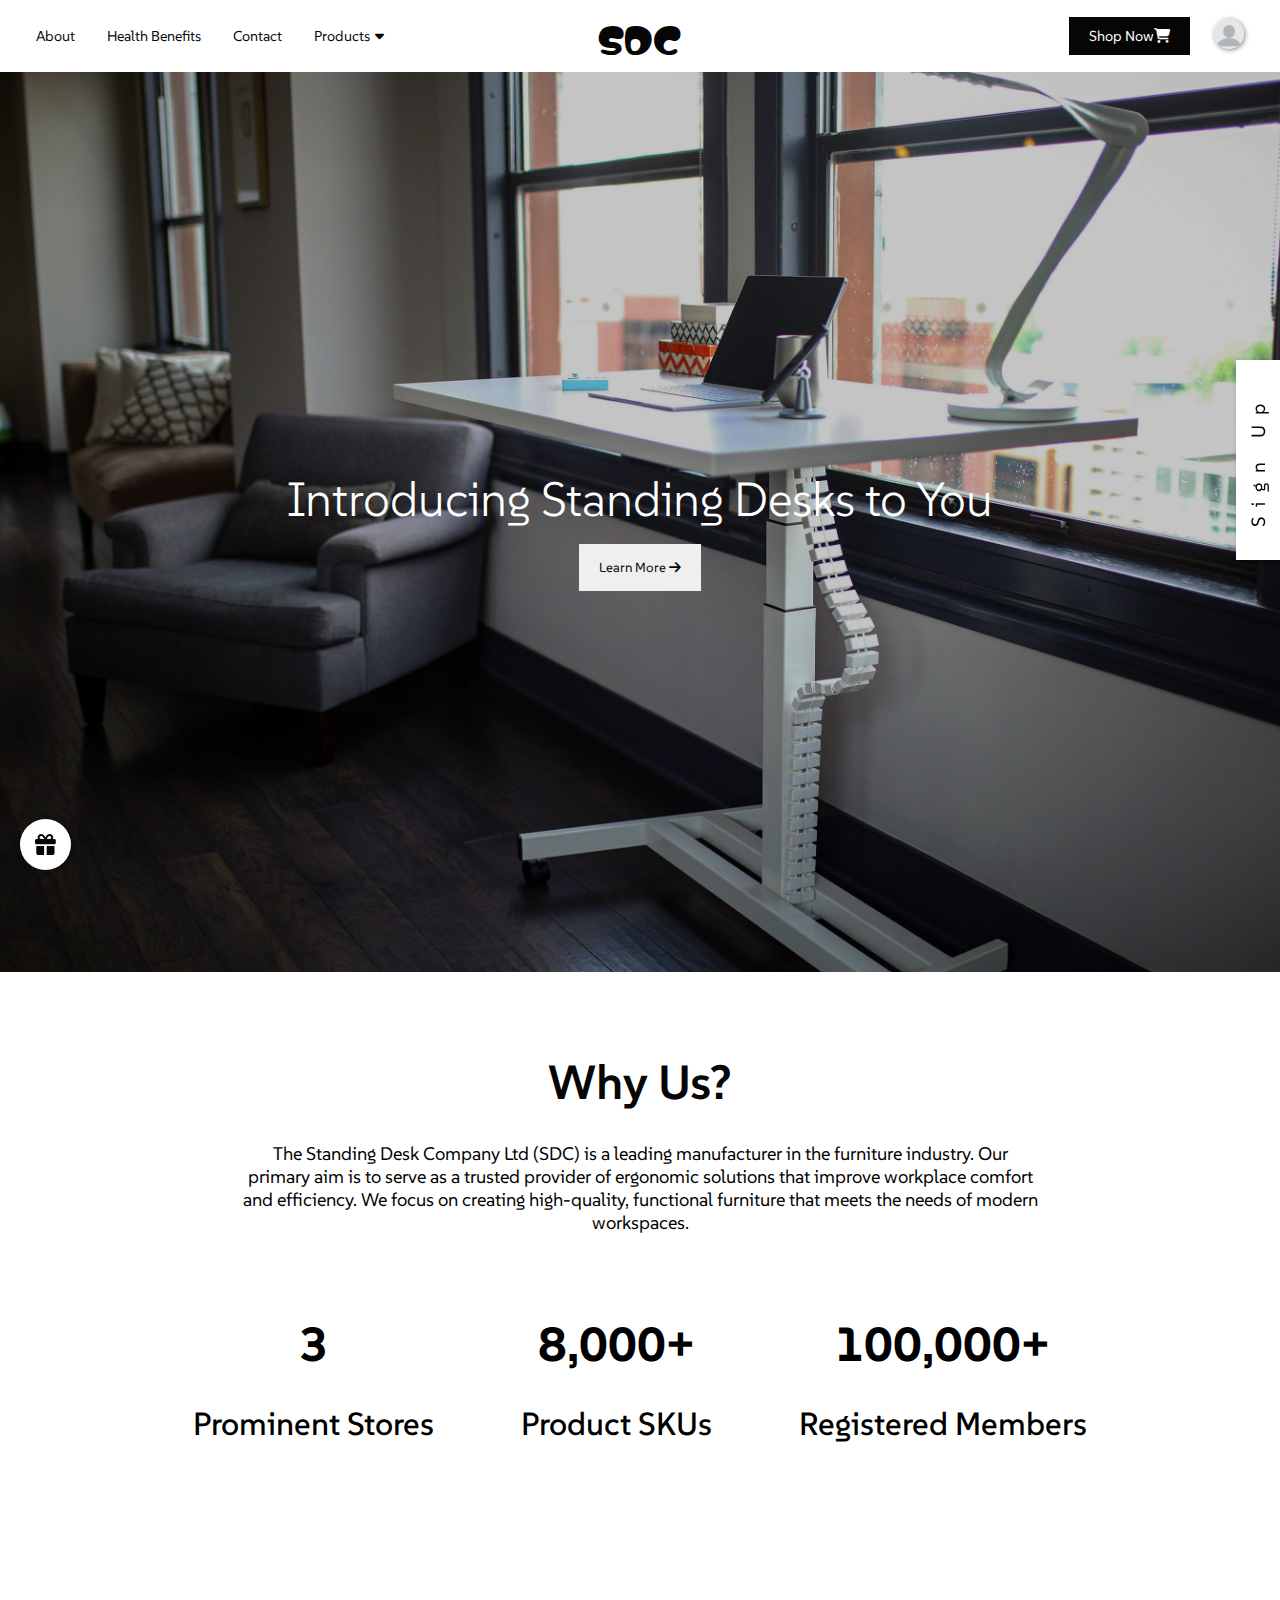
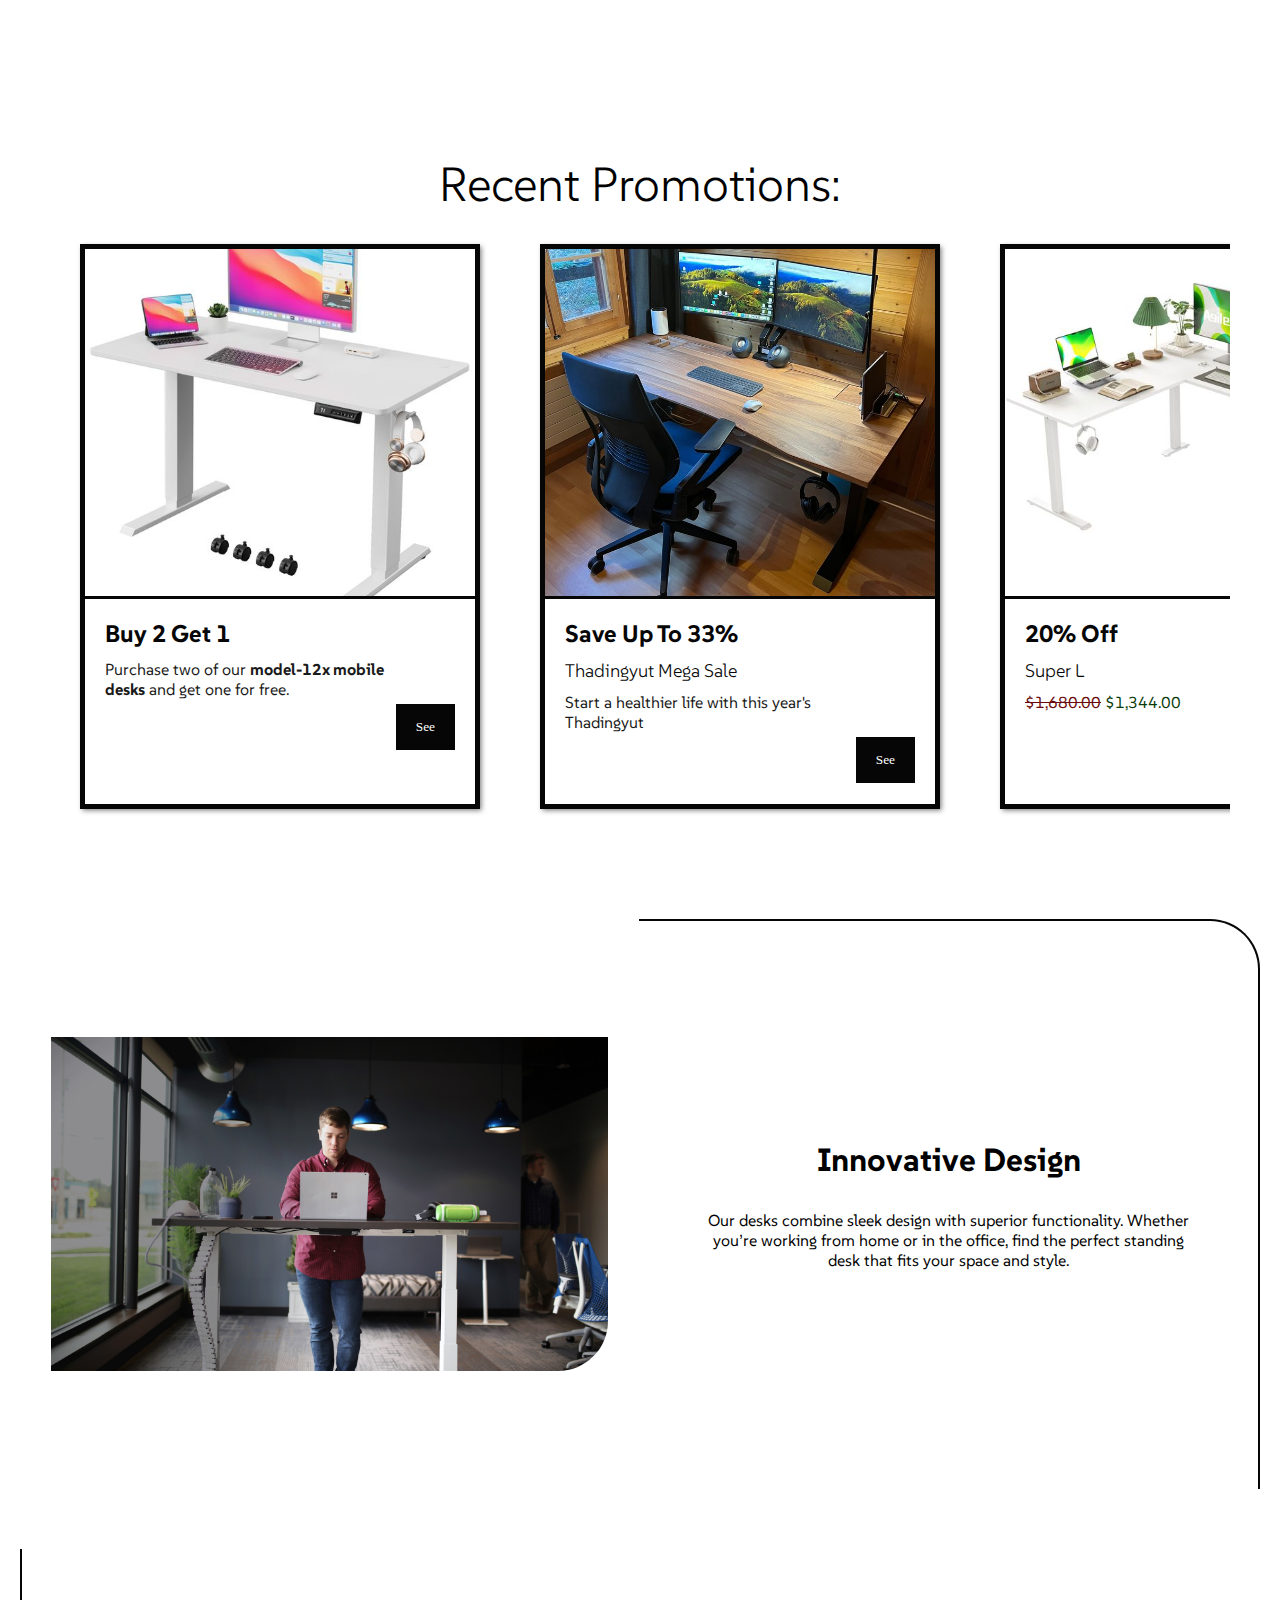
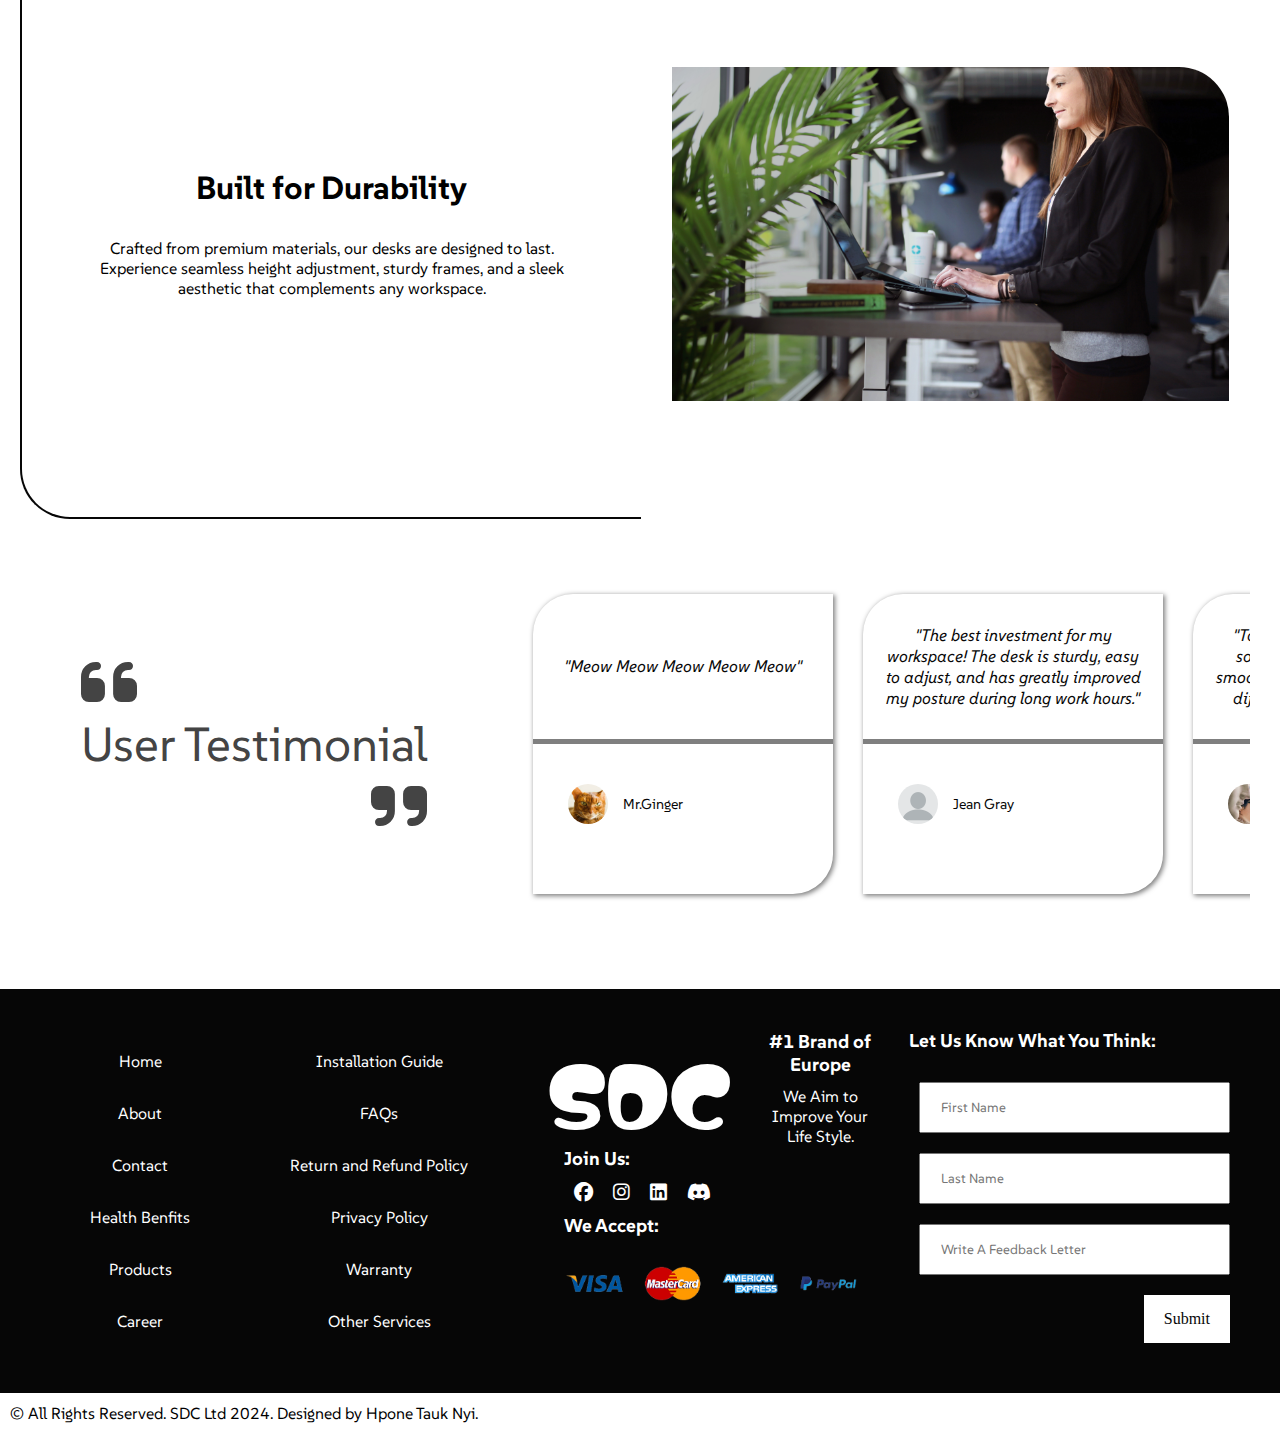
<file: index.html>
<!DOCTYPE html>
<html lang="en">
  <head>
    <meta charset="UTF-8" />
    <meta name="viewport" content="width=device-width, initial-scale=1.0" />
    <title>SDC Ltd</title>
    <link rel="stylesheet" href="Styles/Design.css" />
    <link
      rel="stylesheet"
      href="https://cdnjs.cloudflare.com/ajax/libs/font-awesome/6.6.0/css/all.min.css"
    />
    <link rel="preconnect" href="https://fonts.googleapis.com" />
    <link rel="preconnect" href="https://fonts.gstatic.com" crossorigin />
    <link
      href="https://fonts.googleapis.com/css2?family=Matemasie&display=swap"
      rel="stylesheet"
    />
    <link rel="preconnect" href="https://fonts.googleapis.com" />
    <link rel="preconnect" href="https://fonts.gstatic.com" crossorigin />
    <link
      href="https://fonts.googleapis.com/css2?family=SUSE:wght@100..800&display=swap"
      rel="stylesheet"
    />
  </head>
  <body>
    <nav>
      <ul class="Nav-LeftSec">
        <li><a href="About.html">About</a></li>
        <li><a href="Health.html">Health Benefits</a></li>
        <li><a href="Contact.html">Contact</a></li>
        <li class="Products">
          <a href="Products.html"
            >Products<i class="fa-solid fa-caret-down"></i
          ></a>
          <ul class="Products-Dropdown">
            <li><a href="Products.html#L-Shaped">L-Shaped Desks</a></li>
            <li><a href="Products.html#Converter">Standing Desk Converters</a></li>
            <li><a href="Products.html#Electric">Electric Standing Desks</a></li>
            <li><a href="Products.html#Kids'">Kids' Standing Desks</a></li>
          </ul>
        </li>
      </ul>
      <a class="HamburgerIcon-Container" href="#Hamburger-Menu">
        <div class="HamburgerIcon">
          <i class="fa-solid fa-bars"></i>
        </div>
      </a>
      <div class="Nav-MidSec">
        <a href="index.html">SDC</a>
      </div>
      <ul class="Nav-RightSec">
        <li id="ShopNow">
          <a href="Cart.html"
            >Shop Now <i class="fa-solid fa-cart-shopping"></i
          ></a>
        </li>
        <li>
          <a href="SignUp.html"
            ><div><img class="Profile" src="Styles/Images/2.jpg" alt="Sign Up" /></div
          ></a>
        </li>
      </ul>
      <section id="Hamburger-Menu">
        <ul>
          <li><a href="About.html">About</a></li>
          <li><a href="Health.html">Health Benefits</a></li>
          <li><a href="Contact.html">Contact</a></li>
          <li><a href="Products.html">Products</a></li>
          <li><a href="Cart.html">Shop Now</a></li>
          <li><a href="SignUp.html">Account</a></li>
        </ul>
        <a href="#close">
          <div id="Hamburger-Close">
            <i class="fa-solid fa-xmark"></i>
          </div>
        </a>
      </section>
      <a href="#close3" id="overlay2"></a>
    </nav>
    <section class="PopUp" id="PopUp">
      <img src="Styles/Images/24.jpg" class="PopUp-Left" alt="Standing Desk"/>
      <div class="PopUp-Right">
        <h1>Unlock 40% Off Your First Order</h1>
        <span>Sign Up for Special Orders and Updates</span>
        <input type="email" id="PopUp-Mail" placeholder="Enter Your Email Address">
        <button>Unlock Offer</button>
        <a href="#close2" class="NoThanks"><span>No, Thanks</span></a>
        <a href="#close2" class="PopUp-Close">
        <div>
          <i class="fa-solid fa-x"></i>
        </div>
      </a>
    </section>
    <a href="#close2"  id="overlay"></a>
    <a href="#PopUp">
      <div class="Promotions">
        <i class="fa-solid fa-gift"></i>
      </div>
    </a>
    <a href="SignUp.html">
      <div class="SignUp">
        <span>Sign Up</span>
      </div>
    </a>
    <main class="Home-Main">
      <section class="Sec1">
        <img src="Styles/Images/3.jpg"/>
        <h1>Introducing Standing Desks to You</h1>
        <button>
          <a href="Health.html"
            >Learn More <i class="fa-solid fa-arrow-right"></i
          ></a>
        </button>
      </section>
      <section class="Sec2">
        <div class="Sec2-Upper">
          <h1>Why Us?</h1>
          <p>
            The Standing Desk Company Ltd (SDC) is a leading manufacturer in the
            furniture industry. Our primary aim is to serve as a trusted
            provider of ergonomic solutions that improve workplace comfort and
            efficiency. We focus on creating high-quality, functional furniture
            that meets the needs of modern workspaces.
          </p>
        </div>
        <div class="Sec2-Lower">
          <div>
            <span>3</span>
            <h3>Prominent Stores</h3>
          </div>
          <div>
            <span>8,000+</span>
            <h3>Product SKUs</h3>
          </div>
          <div>
            <span>100,000+</span>
            <h3>Registered Members</h3>
          </div>
        </div>
      </section>
      <section class="Sec3" id="Sec3">
        <h1>Recent Promotions:</h1>
        <div class="Sec3-Container">
          <div class="Sec3-Wrapper">
            <div class="Sec3-Box">
              <div class="Sec3-Box-Upper">
                <img src="Styles/Images/8.jpg" alt="Model-12x Mobile Desk"/>
              </div>
              <div class="Sec3-Box-Lower">
                <h2>Buy 2 Get 1</h2>
                <span
                  >Purchase two of our
                  <strong>model-12x mobile desks</strong> and get one for
                  free.</span
                >
                <div>
                  <button>See</button>
                </div>
              </div>
            </div>
            <div class="Sec3-Box">
              <div class="Sec3-Box-Upper">
                <img src="Styles/Images/14.jpg" alt="Thadingyut Promotion"/>
              </div>
              <div class="Sec3-Box-Lower">
                <h2>Save Up To 33%</h2>
                <h3>Thadingyut Mega Sale</h3>
                <span>Start a healthier life with this year's Thadingyut</span>
                <div>
                  <button>See</button>
                </div>
              </div>
            </div>
            <div class="Sec3-Box">
              <div class="Sec3-Box-Upper">
                <img src="Styles/Images/15.jpg" alt="Super L" />
              </div>
              <div class="Sec3-Box-Lower">
                <h2>20% Off</h2>
                <h3>Super L</h3>
                <p><del>$1,680.00</del> $1,344.00</p>
                <div>
                  <button>See</button>
                </div>
              </div>
            </div>
            <div class="Sec3-Box">
              <div class="Sec3-Box-Upper">
                <img src="Styles/Images/16.jpg" alt="All-in-one Desk" />
              </div>
              <div class="Sec3-Box-Lower">
                <h2>Get A 5% Discount And A Mystery Gift</h2>
                <h3>The All In One Desk Set</h3>
                <div>
                  <button>See</button>
                </div>
              </div>
            </div>
            <div class="Sec3-Box">
              <div class="Sec3-Box-Upper">
                <img src="Styles/Images/17.jpg" alt="Two-story converter" />
              </div>
              <div class="Sec3-Box-Lower">
                <h2>20% Discount For Your First Order</h2>
                <h3>The Two Story Desk</h3>
                <p><del>$830.00</del> $664.00</p>
                <div>
                  <button>See</button>
                </div>
              </div>
            </div>
            <div class="Sec3-Box">
              <div class="Sec3-Box-Upper">
                <img src="Styles/Images/1.jpg" alt="mobile desk"/>
              </div>
              <div class="Sec3-Box-Lower">
                <h2>Weekly Promotion</h2>
                <h3>Adjustable Mobile Computer Desk</h3>
                <p><del>$190.00</del> $175.00</p>
                <div>
                  <button>See</button>
                </div>
              </div>
            </div>
          </div>
        </div>
      </section>
      <section id="Sec4" class="Info">
        <div class="Info-Pic">
          <img src="Styles/Images/9.jpg" />
        </div>
        <div class="Info-Text">
          <h1>Innovative Design</h1>
          <p>
            Our desks combine sleek design with superior functionality. Whether 
            you’re working from home or in the office, find the perfect standing desk that fits your space and style.
          </p>
        </div>
      </section>
      <section class="Info" id="Sec5">
        <div class="Info-Text">
          <h1>Built for Durability</h1>
          <p>
            Crafted from premium materials, our desks are designed to last. 
            Experience seamless height adjustment, sturdy frames, and a sleek 
            aesthetic that complements any workspace.
          </p>
        </div>
        <div class="Info-Pic">
          <img src="Styles/Images/10.jpg" />
        </div>
      </section>
      <section class="Sec6">
        <div class="Sec6-Left">
          <div class="Sec6-Left-Text">
            <div><i class="fa-solid fa-quote-left"></i></div>
            <div id="Testimonial">User Testimonial</div>
            <div id="Right-Quote"><i class="fa-solid fa-quote-right"></i></div>
          </div>
        </div>
        <div class="Sec6-Right">
          <div class="Sec6-Container">
            <div class="Sec6-Wrapper">
              <div class="Sec6-Box">
                <div class="Sec6-Box-Upper">"Meow Meow Meow Meow Meow"</div>
                <div class="Sec6-Box-Lower">
                  <img src="Styles/Images/13.jpg" alt="Mr.Ginger's Profile Picture"/>
                  <span>Mr.Ginger</span>
                </div>
              </div>
              <div class="Sec6-Box">
                <div class="Sec6-Box-Upper">
                  "The best investment for my workspace! The desk is sturdy,
                  easy to adjust, and has greatly improved my posture during
                  long work hours."
                </div>
                <div class="Sec6-Box-Lower">
                  <img src="Styles/Images/2.jpg" alt="Jean Gray's Profile Picture" />
                  <span>Jean Gray</span>
                </div>
              </div>
              <div class="Sec6-Box">
                <div class="Sec6-Box-Upper">
                  "Top-notch quality! The desk is solid, the height adjustment
                  is smooth, and it’s made a significant difference in my daily
                  routine."
                </div>
                <div class="Sec6-Box-Lower">
                  <img src="Styles/Images/11.jpg" alt="Banana Lisa's Profile Picture"/>
                  <span>Banana Lisa</span>
                </div>
              </div>
              <div class="Sec6-Box">
                <div class="Sec6-Box-Upper">
                  "I’m extremely happy with my purchase. The desk is sleek,
                  functional, and makes staying active while working so much
                  easier."
                </div>
                <div class="Sec6-Box-Lower">
                  <img src="Styles/Images/12.webp" alt="Red Power-ranger's profile picture" />
                  <span>Red Power-ranger</span>
                </div>
              </div>
              <div class="Sec6-Box">
                <div class="Sec6-Box-Upper">"Meow Meow Meow Meow Meow"</div>
                <div class="Sec6-Box-Lower">
                  <img src="Styles/Images/13.jpg" alt="Mr.Ginger's profile picture"/>
                  <span>Mr.Ginger</span>
                </div>
              </div>
              <div class="Sec6-Box">
                <div class="Sec6-Box-Upper">
                  "The best investment for my workspace! The desk is sturdy,
                  easy to adjust, and has greatly improved my posture during
                  long work hours."
                </div>
                <div class="Sec6-Box-Lower">
                  <img src="Styles/Images/2.jpg" alt="Jean Gray's profile picture"/>
                  <span>Jean Gray</span>
                </div>
              </div>
              <div class="Sec6-Box">
                <div class="Sec6-Box-Upper">
                  "Top-notch quality! The desk is solid, the height adjustment
                  is smooth, and it’s made a significant difference in my daily
                  routine."
                </div>
                <div class="Sec6-Box-Lower">
                  <img src="Styles/Images/11.jpg" alt="Banana Lisa's profile picture" />
                  <span>Banana Lisa</span>
                </div>
              </div>
              <div class="Sec6-Box">
                <div class="Sec6-Box-Upper">
                  "I’m extremely happy with my purchase. The desk is sleek,
                  functional, and makes staying active while working so much
                  easier."
                </div>
                <div class="Sec6-Box-Lower">
                  <img src="Styles/Images/12.webp" alt="Red Power-ranger's profile picture"/>
                  <span>Red Power-ranger</span>
                </div>
              </div>
            </div>
          </div>
        </div>
      </section>
    </main>
    <footer>
      <section class="Upper-Footer">
        <div class="Footer-LeftSec">
          <ul class="Footer-Nav">
            <li><a href="index.html">Home</a></li>
            <li><a href="About.html">About</a></li>
            <li><a href="Contact.html">Contact</a></li>
            <li><a href="Health.html">Health Benfits</a></li>
            <li><a href="Products.html">Products</a></li>
            <li><a href="About.html">Career</a></li>
          </ul>
          <ul class="Footer-Nav">
            <li><a href="About.html">Installation Guide</a></li>
            <li><a href="About.html">FAQs</a></li>
            <li><a href="About.html">Return and Refund Policy</a></li>
            <li><a href="About.html">Privacy Policy</a></li>
            <li><a href="About.html">Warranty</a></li>
            <li><a href="About.html">Other Services</a></li>
          </ul>
        </div>
        <div class="Footer-MidSec">
          <div class="Footer-MidSec-Upper">
            <div class="Footer-Logo">SDC</div>
            <div class="Brief-Des">
              <h3>#1 Brand of Europe</h3>
              We Aim to Improve Your Life Style.
            </div>
          </div>
          <div class="Footer-MidSec-Lower">
            <div class="Join-Us">
              <h3>Join Us:</h3>
              <div class="Join-Us-Icons">
                <a href="https://facebook.com"><i class="fa-brands fa-facebook"></i></a>
                <a href="https://instagram.com"><i class="fa-brands fa-instagram"></i></a>
                <a href="https://linkedin.com"><i class="fa-brands fa-linkedin"></i></a>
                <a href="https://discord.com"><i class="fa-brands fa-discord"></i></a>
              </div>
            </div>
            <div class="Payment">
              <h3>We Accept:</h3>
              <div class="Payment-Icons">
                <img src="Styles/Images/7.png" alt="Types of payment we accept"/>
              </div>
            </div>
          </div>
        </div>
        <div class="Footer-RightSec">
          <h3>Let Us Know What You Think:</h3>
          <input type="text" placeholder="First Name">
          <input type="text" placeholder="Last Name">
          <input type="text" placeholder="Write A Feedback Letter">
          <button>Submit</button>
        </div>
      </section>
      <section class="Lower-Footer">
        &copy; All Rights Reserved. SDC Ltd 2024. Designed by Hpone Tauk Nyi.
      </section>
    </footer>
  </body>
</html>
</file>
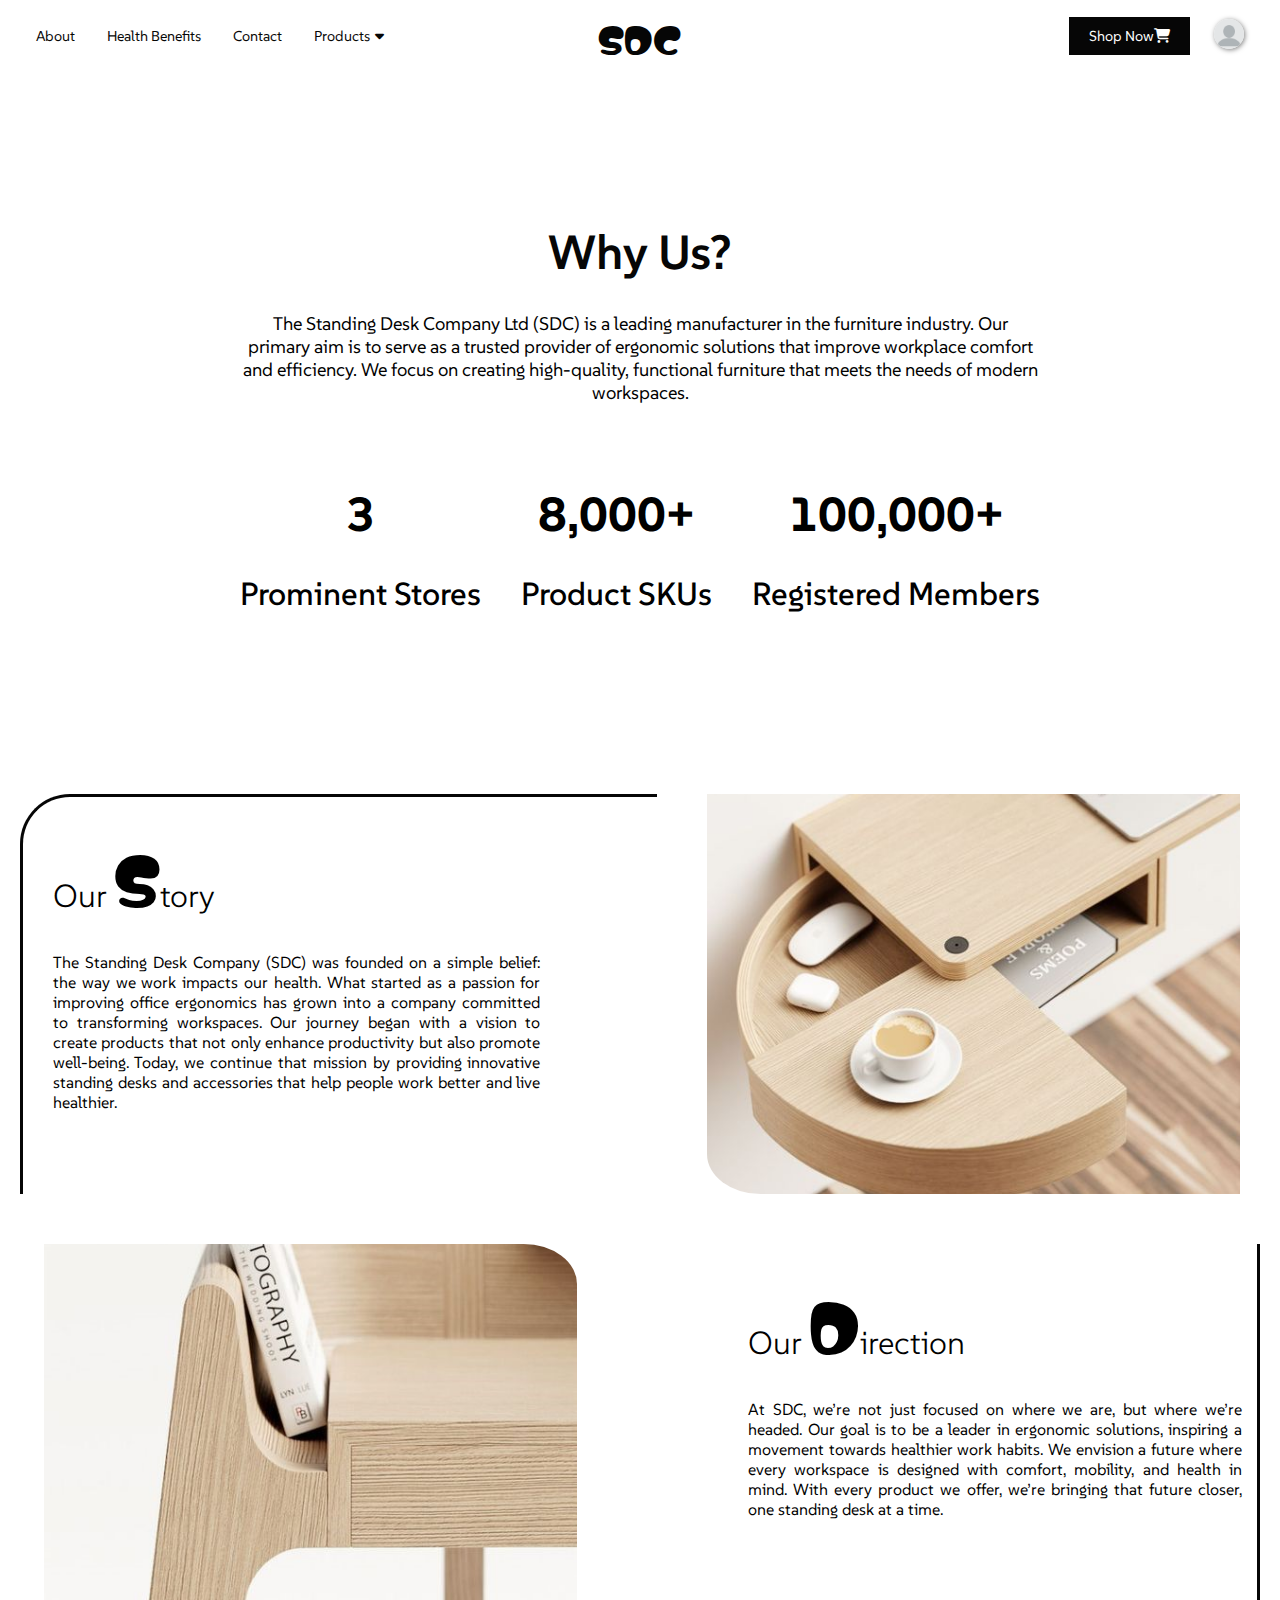
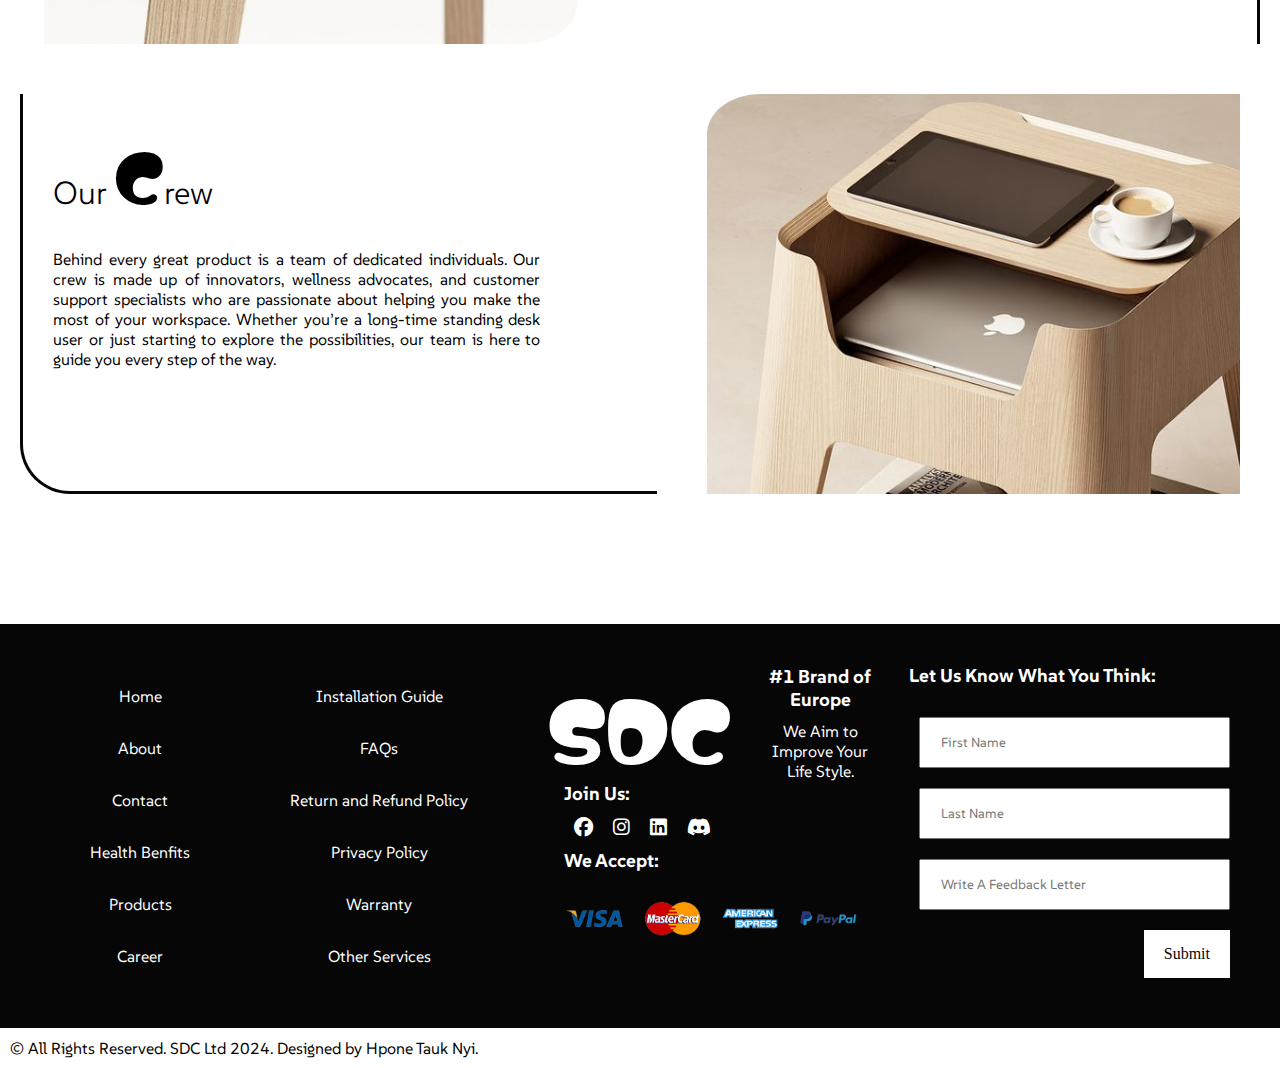
<file: About.html>
<!DOCTYPE html>
<html lang="en">
  <head>
    <meta charset="UTF-8" />
    <meta name="viewport" content="width=device-width, initial-scale=1.0" />
    <title>About Us</title>
    <link rel="stylesheet" href="Styles/Design.css" />
    <link
      rel="stylesheet"
      href="https://cdnjs.cloudflare.com/ajax/libs/font-awesome/6.6.0/css/all.min.css"
    />
    <link rel="preconnect" href="https://fonts.googleapis.com" />
    <link rel="preconnect" href="https://fonts.gstatic.com" crossorigin />
    <link
      href="https://fonts.googleapis.com/css2?family=Matemasie&display=swap"
      rel="stylesheet"
    />
    <link rel="preconnect" href="https://fonts.googleapis.com" />
    <link rel="preconnect" href="https://fonts.gstatic.com" crossorigin />
    <link
      href="https://fonts.googleapis.com/css2?family=SUSE:wght@100..800&display=swap"
      rel="stylesheet"
    />
  </head>
  <body>
    <nav>
      <ul class="Nav-LeftSec">
        <li><a href="About.html">About</a></li>
        <li><a href="Health.html">Health Benefits</a></li>
        <li><a href="Contact.html">Contact</a></li>
        <li class="Products">
          <a href="Products.html"
            >Products<i class="fa-solid fa-caret-down"></i
          ></a>
          <ul class="Products-Dropdown">
            <li><a href="Products.html#L-Shaped">L-Shaped Desks</a></li>
            <li>
              <a href="Products.html#Converter">Standing Desk Converters</a>
            </li>
            <li>
              <a href="Products.html#Electric">Electric Standing Desks</a>
            </li>
            <li><a href="Products.html#Kids'">Kids' Standing Desks</a></li>
          </ul>
        </li>
      </ul>
      <a class="HamburgerIcon-Container" href="#Hamburger-Menu">
        <div class="HamburgerIcon">
          <i class="fa-solid fa-bars"></i>
        </div>
      </a>
      <div class="Nav-MidSec">
        <a href="index.html">SDC</a>
      </div>
      <ul class="Nav-RightSec">
        <li id="ShopNow">
          <a href="Cart.html"
            >Shop Now <i class="fa-solid fa-cart-shopping"></i
          ></a>
        </li>
        <li>
          <a href="SignUp.html"
            ><div>
              <img
                class="Profile"
                src="Styles/Images/2.jpg"
                alt="Sign Up"
              /></div
          ></a>
        </li>
      </ul>
      <section id="Hamburger-Menu">
        <ul>
          <li><a href="About.html">About</a></li>
          <li><a href="Health.html">Health Benefits</a></li>
          <li><a href="Contact.html">Contact</a></li>
          <li><a href="Products.html">Products</a></li>
          <li><a href="Cart.html">Shop Now</a></li>
          <li><a href="SignUp.html">Account</a></li>
        </ul>
        <a href="#close">
          <div id="Hamburger-Close">
            <i class="fa-solid fa-xmark"></i>
          </div>
        </a>
      </section>
    </nav>
    <main class="AboutUs-Main">
      <section class="Sec2">
        <div class="Sec2-Upper">
          <h1>Why Us?</h1>
          <p>
            The Standing Desk Company Ltd (SDC) is a leading manufacturer in the
            furniture industry. Our primary aim is to serve as a trusted
            provider of ergonomic solutions that improve workplace comfort and
            efficiency. We focus on creating high-quality, functional furniture
            that meets the needs of modern workspaces.
          </p>
        </div>
        <div class="Sec2-Lower">
          <div>
            <span>3</span>
            <h3>Prominent Stores</h3>
          </div>
          <div>
            <span>8,000+</span>
            <h3>Product SKUs</h3>
          </div>
          <div>
            <span>100,000+</span>
            <h3>Registered Members</h3>
          </div>
        </div>
      </section>
      <section class="AboutUs-Body" id="Story">
        <div class="AboutUs-Text">
          <h1>Our <span>S</span>tory</h1>
          <p>
            The Standing Desk Company (SDC) was founded on a simple belief: the
            way we work impacts our health. What started as a passion for
            improving office ergonomics has grown into a company committed to
            transforming workspaces. Our journey began with a vision to create
            products that not only enhance productivity but also promote
            well-being. Today, we continue that mission by providing innovative
            standing desks and accessories that help people work better and live
            healthier.
          </p>
        </div>
        <div class="AboutUs-Vis">
          <img src="Styles/Images/48.jpg" alt="" />
        </div>
      </section>
      <section class="AboutUs-Body" id="Direction">
        <div class="AboutUs-Vis">
          <img src="Styles/Images/47.jpg" alt="" />
        </div>
        <div class="AboutUs-Text">
          <h1>Our <span>D</span>irection</h1>
          <p>
            At SDC, we’re not just focused on where we are, but where we’re
            headed. Our goal is to be a leader in ergonomic solutions, inspiring
            a movement towards healthier work habits. We envision a future where
            every workspace is designed with comfort, mobility, and health in
            mind. With every product we offer, we’re bringing that future
            closer, one standing desk at a time.
          </p>
        </div>
      </section>
      <section class="AboutUs-Body" id="Crew">
        <div class="AboutUs-Text">
          <h1>Our <span>C</span>rew</h1>
          <p>
            Behind every great product is a team of dedicated individuals. Our
            crew is made up of innovators, wellness advocates, and customer
            support specialists who are passionate about helping you make the
            most of your workspace. Whether you’re a long-time standing desk
            user or just starting to explore the possibilities, our team is here
            to guide you every step of the way.
          </p>
        </div>
        <div class="AboutUs-Vis">
          <img src="Styles/Images/50.jpg" alt="" />
        </div>
      </section>
    </main>
    <footer>
      <section class="Upper-Footer">
        <div class="Footer-LeftSec">
          <ul class="Footer-Nav">
            <li><a href="index.html">Home</a></li>
            <li><a href="About.html">About</a></li>
            <li><a href="Contact.html">Contact</a></li>
            <li><a href="Health.html">Health Benfits</a></li>
            <li><a href="Products.html">Products</a></li>
            <li><a href="About.html">Career</a></li>
          </ul>
          <ul class="Footer-Nav">
            <li><a href="About.html">Installation Guide</a></li>
            <li><a href="About.html">FAQs</a></li>
            <li><a href="About.html">Return and Refund Policy</a></li>
            <li><a href="About.html">Privacy Policy</a></li>
            <li><a href="About.html">Warranty</a></li>
            <li><a href="About.html">Other Services</a></li>
          </ul>
        </div>
        <div class="Footer-MidSec">
          <div class="Footer-MidSec-Upper">
            <div class="Footer-Logo">SDC</div>
            <div class="Brief-Des">
              <h3>#1 Brand of Europe</h3>
              We Aim to Improve Your Life Style.
            </div>
          </div>
          <div class="Footer-MidSec-Lower">
            <div class="Join-Us">
              <h3>Join Us:</h3>
              <div class="Join-Us-Icons">
                <a href="https://facebook.com"
                  ><i class="fa-brands fa-facebook"></i
                ></a>
                <a href="https://instagram.com"
                  ><i class="fa-brands fa-instagram"></i
                ></a>
                <a href="https://linkedin.com"
                  ><i class="fa-brands fa-linkedin"></i
                ></a>
                <a href="https://discord.com"
                  ><i class="fa-brands fa-discord"></i
                ></a>
              </div>
            </div>
            <div class="Payment">
              <h3>We Accept:</h3>
              <div class="Payment-Icons">
                <img
                  src="Styles/Images/7.png"
                  alt="types of payment we accept"
                />
              </div>
            </div>
          </div>
        </div>
        <div class="Footer-RightSec">
          <h3>Let Us Know What You Think:</h3>
          <input type="text" placeholder="First Name" />
          <input type="text" placeholder="Last Name" />
          <input type="text" placeholder="Write A Feedback Letter" />
          <button>Submit</button>
        </div>
      </section>
      <section class="Lower-Footer">
        &copy; All Rights Reserved. SDC Ltd 2024. Designed by Hpone Tauk Nyi.
      </section>
    </footer>
  </body>
</html>
</file>
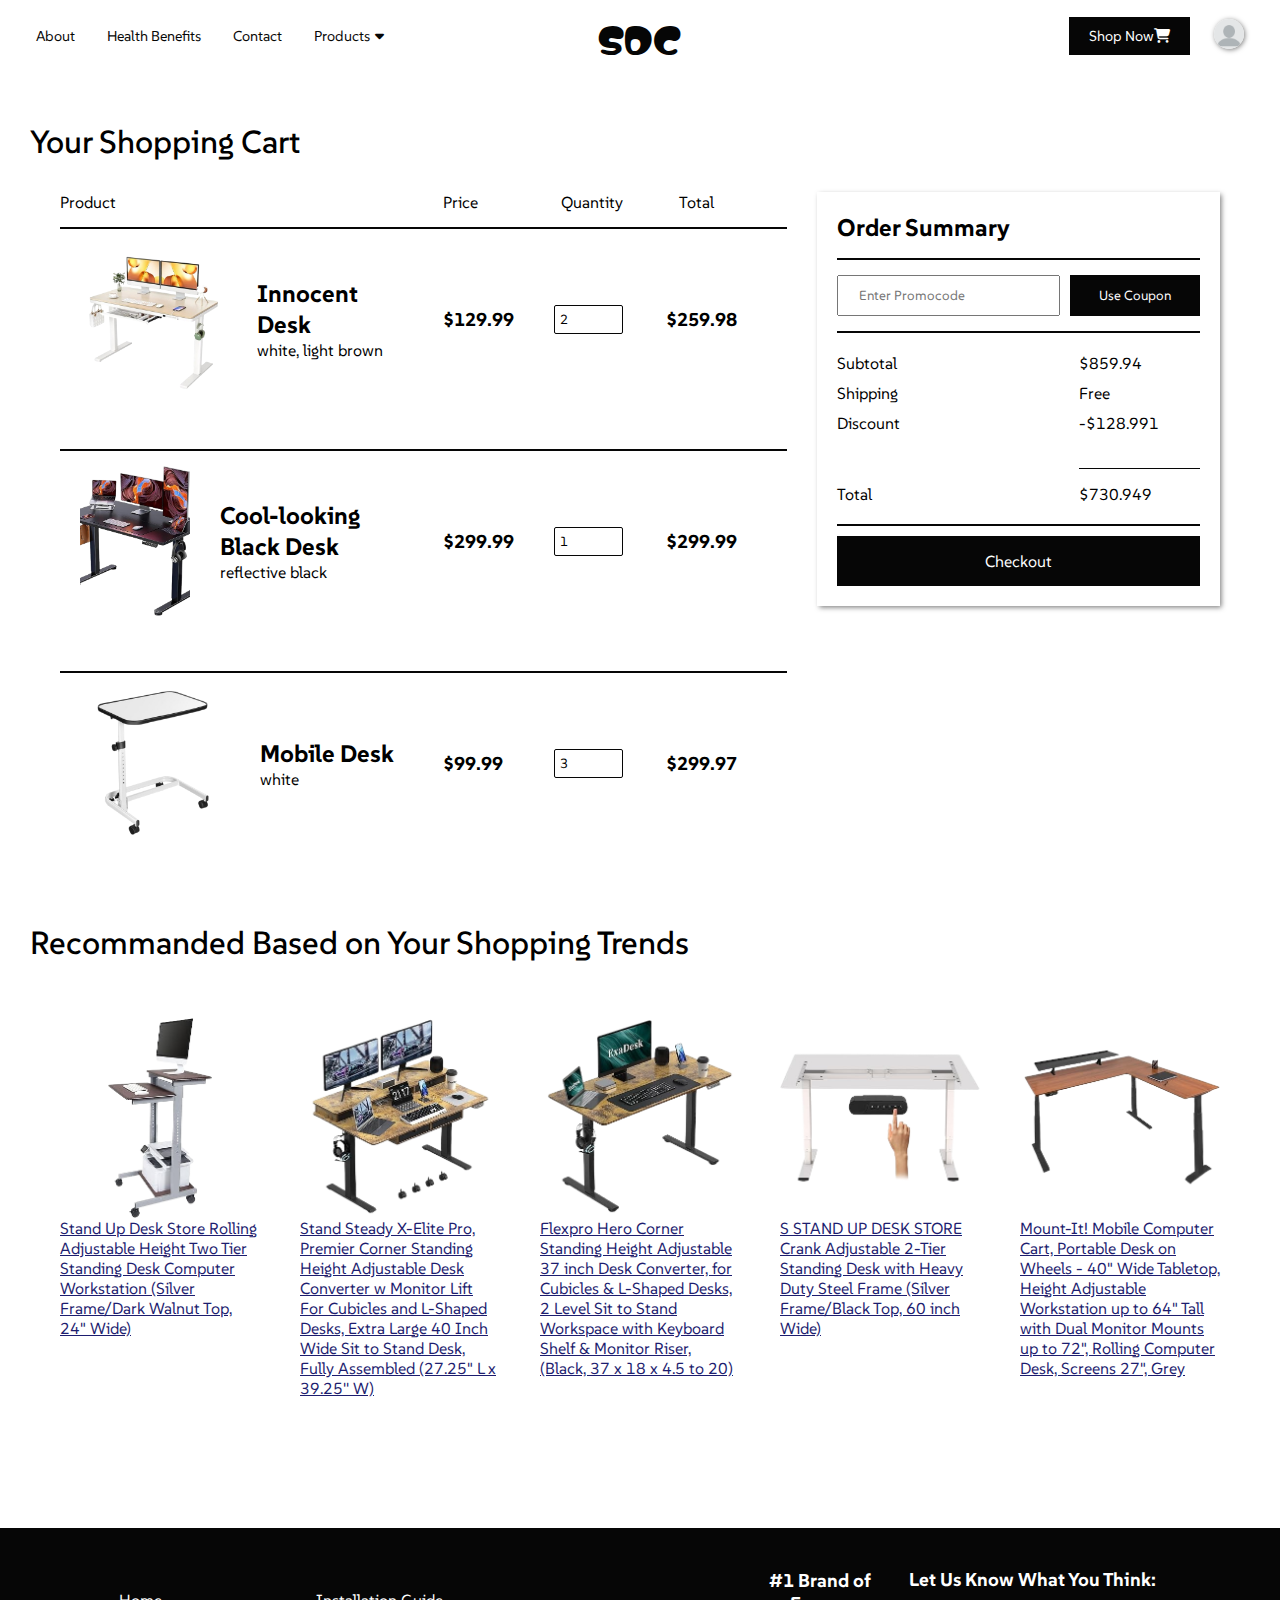
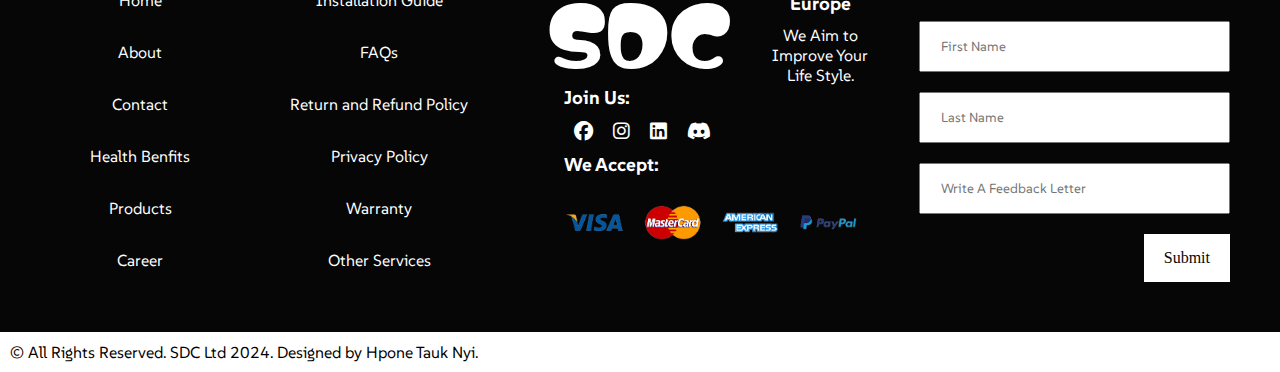
<file: Cart.html>
<!DOCTYPE html>
<html lang="en">
  <head>
    <meta charset="UTF-8" />
    <meta name="viewport" content="width=device-width, initial-scale=1.0" />
    <title>Your Shopping Cart</title>
    <link rel="stylesheet" href="Styles/Design.css" />
    <link
      rel="stylesheet"
      href="https://cdnjs.cloudflare.com/ajax/libs/font-awesome/6.6.0/css/all.min.css"
    />
    <link rel="preconnect" href="https://fonts.googleapis.com" />
    <link rel="preconnect" href="https://fonts.gstatic.com" crossorigin />
    <link
      href="https://fonts.googleapis.com/css2?family=Matemasie&display=swap"
      rel="stylesheet"
    />
    <link rel="preconnect" href="https://fonts.googleapis.com" />
    <link rel="preconnect" href="https://fonts.gstatic.com" crossorigin />
    <link
      href="https://fonts.googleapis.com/css2?family=SUSE:wght@100..800&display=swap"
      rel="stylesheet"
    />
  </head>
  <body>
    <nav>
      <ul class="Nav-LeftSec">
        <li><a href="About.html">About</a></li>
        <li><a href="Health.html">Health Benefits</a></li>
        <li><a href="Contact.html">Contact</a></li>
        <li class="Products">
          <a href="Products.html"
            >Products<i class="fa-solid fa-caret-down"></i
          ></a>
          <ul class="Products-Dropdown">
            <li><a href="Products.html#L-Shaped">L-Shaped Desks</a></li>
            <li>
              <a href="Products.html#Converter">Standing Desk Converters</a>
            </li>
            <li>
              <a href="Products.html#Electric">Electric Standing Desks</a>
            </li>
            <li><a href="Products.html#Kids'">Kids' Standing Desks</a></li>
          </ul>
        </li>
      </ul>
      <a class="HamburgerIcon-Container" href="#Hamburger-Menu">
        <div class="HamburgerIcon">
          <i class="fa-solid fa-bars"></i>
        </div>
      </a>
      <div class="Nav-MidSec">
        <a href="index.html">SDC</a>
      </div>
      <ul class="Nav-RightSec">
        <li id="ShopNow">
          <a href="Cart.html"
            >Shop Now <i class="fa-solid fa-cart-shopping"></i
          ></a>
        </li>
        <li>
          <a href="SignUp.html"
            ><div>
              <img
                class="Profile"
                src="Styles/Images/2.jpg"
                alt="Sign Up"
              /></div
          ></a>
        </li>
      </ul>
      <section id="Hamburger-Menu">
        <ul>
          <li><a href="About.html">About</a></li>
          <li><a href="Health.html">Health Benefits</a></li>
          <li><a href="Contact.html">Contact</a></li>
          <li><a href="Products.html">Products</a></li>
          <li><a href="Cart.html">Shop Now</a></li>
          <li><a href="SignUp.html">Account</a></li>
        </ul>
        <a href="#close">
          <div id="Hamburger-Close">
            <i class="fa-solid fa-xmark"></i>
          </div>
        </a>
      </section>
    </nav>
    <main class="Cart-Main">
      <h1 class="YourShoppingCart">Your Shopping Cart</h1>
      <section class="Cart-Body">
        <section class="Cart-LeftSec">
          <div class="Cart-ColNames">
            <div class="Cart-ColNamesLeft">Product</div>
            <div class="Cart-ColNamesRight">
              <div>Price</div>
              <div>Quantity</div>
              <div>Total</div>
            </div>
          </div>
          <div class="Cart-Box">
            <div class="Cart-BoxLeft">
              <div class="Cart-ImgContainer">
                <img src="Styles/Images/28.png" alt="Innocent Desk" />
              </div>
              <div>
                <h2>Innocent Desk</h2>
                <span>white, light brown</span>
              </div>
            </div>
            <div class="Cart-BoxRight">
              <div>
                <h3 class="CartColNamesRight-Responsive">Price:</h3>
                <h3>$129.99</h3>
              </div>
              <div class="Quantity">
                <h3 class="CartColNamesRight-Responsive">Quantity:</h3>
                <input type="number" min="0" max="100" value="2" />
              </div>
              <div>
                <h3 class="CartColNamesRight-Responsive">Total:</h3>
                <h3>$259.98</h3>
              </div>
            </div>
          </div>
          <div class="Cart-Box">
            <div class="Cart-BoxLeft">
              <div class="Cart-ImgContainer">
                <img src="Styles/Images/29.png" alt="Cool-looking black desk" />
              </div>
              <div>
                <h2>Cool-looking Black Desk</h2>
                <span>reflective black</span>
              </div>
            </div>
            <div class="Cart-BoxRight">
              <div>
                <h3 class="CartColNamesRight-Responsive">Price:</h3>
                <h3>$299.99</h3>
              </div>
              <div class="Quantity">
                <h3 class="CartColNamesRight-Responsive">Quantity:</h3>
                <input type="number" min="0" max="100" value="1" />
              </div>
              <div>
                <h3 class="CartColNamesRight-Responsive">Total:</h3>
                <h3>$299.99</h3>
              </div>
            </div>
          </div>
          <div class="Cart-Box">
            <div class="Cart-BoxLeft">
              <div class="Cart-ImgContainer">
                <img src="Styles/Images/30.png" alt="Mobile desk" />
              </div>
              <div>
                <h2>Mobile Desk</h2>
                <span>white</span>
              </div>
            </div>
            <div class="Cart-BoxRight">
              <div>
                <h3 class="CartColNamesRight-Responsive">Price:</h3>
                <h3>$99.99</h3>
              </div>
              <div class="Quantity">
                <h3 class="CartColNamesRight-Responsive">Quantity:</h3>
                <input type="number" min="0" max="100" value="3" />
              </div>
              <div>
                <h3 class="CartColNamesRight-Responsive">Total:</h3>
                <h3>$299.97</h3>
              </div>
            </div>
          </div>
        </section>
        <section class="Cart-RightSec">
          <div class="SummaryTop">
            <h2>Order Summary</h2>
          </div>
          <div class="Promocode">
            <input type="text" placeholder="Enter Promocode" />
            <button>Use Coupon</button>
          </div>
          <div class="SummaryMid">
            <div class="SummaryMid-Left">
              <span>Subtotal</span>
              <span>Shipping</span>
              <span>Discount</span>
            </div>
            <div class="SummaryMid-Right">
              <span>$859.94</span>
              <span>Free</span>
              <span>-$128.991</span>
            </div>
          </div>
          <div class="SummaryBot">
            <div class="Total-Left">
              <span>Total</span>
            </div>
            <div class="Total-Right">
              <span>$730.949</span>
            </div>
          </div>
          <button class="Checkout">Checkout</button>
        </section>
      </section>
      <section class="Cart-Suggestions">
        <h1 class="RecommandedTrends">
          Recommanded Based on Your Shopping Trends
        </h1>
        <div class="Suggestions">
          <div class="Suggestion-Box">
            <div class="Suggestion-ImgContainer">
              <img src="Styles/Images/31.png" alt="Stand Up Desk" />
            </div>
            <div>
              <span
                >Stand Up Desk Store Rolling Adjustable Height Two Tier Standing
                Desk Computer Workstation (Silver Frame/Dark Walnut Top, 24"
                Wide)</span
              >
            </div>
          </div>
          <div class="Suggestion-Box">
            <div class="Suggestion-ImgContainer">
              <img src="Styles/Images/32.png" alt="Stand Steady X-Elite Pro" />
            </div>
            <div>
              <span
                >Stand Steady X-Elite Pro, Premier Corner Standing Height
                Adjustable Desk Converter w Monitor Lift For Cubicles and
                L-Shaped Desks, Extra Large 40 Inch Wide Sit to Stand Desk,
                Fully Assembled (27.25" L x 39.25'' W)</span
              >
            </div>
          </div>
          <div class="Suggestion-Box">
            <div class="Suggestion-ImgContainer">
              <img src="Styles/Images/33.png" alt="Flexpro Hero Corner" />
            </div>
            <div>
              <span
                >Flexpro Hero Corner Standing Height Adjustable 37 inch Desk
                Converter, for Cubicles & L-Shaped Desks, 2 Level Sit to Stand
                Workspace with Keyboard Shelf & Monitor Riser, (Black, 37 x 18 x
                4.5 to 20)</span
              >
            </div>
          </div>
          <div class="Suggestion-Box">
            <div class="Suggestion-ImgContainer">
              <img src="Styles/Images/34.png" alt="S STAND UP DESK" />
            </div>
            <div>
              <span
                >S STAND UP DESK STORE Crank Adjustable 2-Tier Standing Desk
                with Heavy Duty Steel Frame (Silver Frame/Black Top, 60 inch
                Wide)</span
              >
            </div>
          </div>
          <div class="Suggestion-Box">
            <div class="Suggestion-ImgContainer">
              <img
                src="Styles/Images/35.png"
                alt="Mount-It! Mobile Computer Cart, Portable Desk on Wheels - 40 inches
              Wide Tabletop, Height Adjustable Workstation up to 64 inches Tall with
              Dual Monitor Mounts up to 72 inches, Rolling Computer Desk, Screens
              27 inches, Grey"
              />
            </div>
            <div>
              <span
                >Mount-It! Mobile Computer Cart, Portable Desk on Wheels - 40"
                Wide Tabletop, Height Adjustable Workstation up to 64" Tall with
                Dual Monitor Mounts up to 72", Rolling Computer Desk, Screens
                27", Grey</span
              >
            </div>
          </div>
          <div class="Suggestion-Box">
            <div class="Suggestion-ImgContainer">
              <img
                src="Styles/Images/36.png"
                alt="Stand Up Desk Store Crank Adjustable Two Tier Standing Desk
              with Heavy Duty Steel Frame (Black Frame/Black Top, 48 inches
              Wide)"
              />
            </div>
            <div>
              <span
                >Stand Up Desk Store Crank Adjustable Two Tier Standing Desk
                with Heavy Duty Steel Frame (Black Frame/Black Top, 48"
                Wide)</span
              >
            </div>
          </div>
          <div class="Suggestion-Box">
            <div class="Suggestion-ImgContainer">
              <img
                src="Styles/Images/37.png"
                alt="48 * 24 Inches Electric Standing Desk, Adjustable Height Sit
              Stand Up Desk with 3 Memory Presets, Motorized Home Office
              Computer Gaming Workstation Desk, Rustic Brown"
              />
            </div>
            <div>
              <span
                >48 * 24 Inches Electric Standing Desk, Adjustable Height Sit
                Stand Up Desk with 3 Memory Presets, Motorized Home Office
                Computer Gaming Workstation Desk, Rustic Brown</span
              >
            </div>
          </div>
          <div class="Suggestion-Box">
            <div class="Suggestion-ImgContainer">
              <img
                src="Styles/Images/38.png"
                alt="Aveyas 32 Inch Electric Standing Desk Converter, Height
              Adjustable Desktop Riser, Dual Monitor and Laptop Workstation
              with Wide Keyboard Tray(Speed Plus Version)"
              />
            </div>
            <div>
              <span
                >Aveyas 32 Inch Electric Standing Desk Converter, Height
                Adjustable Desktop Riser, Dual Monitor and Laptop Workstation
                with Wide Keyboard Tray(Speed Plus Version)</span
              >
            </div>
          </div>
        </div>
      </section>
    </main>
    <footer>
      <section class="Upper-Footer">
        <div class="Footer-LeftSec">
          <ul class="Footer-Nav">
            <li><a href="index.html">Home</a></li>
            <li><a href="About.html">About</a></li>
            <li><a href="Contact.html">Contact</a></li>
            <li><a href="Health.html">Health Benfits</a></li>
            <li><a href="Products.html">Products</a></li>
            <li><a href="About.html">Career</a></li>
          </ul>
          <ul class="Footer-Nav">
            <li><a href="About.html">Installation Guide</a></li>
            <li><a href="About.html">FAQs</a></li>
            <li><a href="About.html">Return and Refund Policy</a></li>
            <li><a href="About.html">Privacy Policy</a></li>
            <li><a href="About.html">Warranty</a></li>
            <li><a href="About.html">Other Services</a></li>
          </ul>
        </div>
        <div class="Footer-MidSec">
          <div class="Footer-MidSec-Upper">
            <div class="Footer-Logo">SDC</div>
            <div class="Brief-Des">
              <h3>#1 Brand of Europe</h3>
              We Aim to Improve Your Life Style.
            </div>
          </div>
          <div class="Footer-MidSec-Lower">
            <div class="Join-Us">
              <h3>Join Us:</h3>
              <div class="Join-Us-Icons">
                <a href="https://facebook.com"
                  ><i class="fa-brands fa-facebook"></i
                ></a>
                <a href="https://instagram.com"
                  ><i class="fa-brands fa-instagram"></i
                ></a>
                <a href="https://linkedin.com"
                  ><i class="fa-brands fa-linkedin"></i
                ></a>
                <a href="https://discord.com"
                  ><i class="fa-brands fa-discord"></i
                ></a>
              </div>
            </div>
            <div class="Payment">
              <h3>We Accept:</h3>
              <div class="Payment-Icons">
                <img
                  src="Styles/Images/7.png"
                  alt="types of payment we accept"
                />
              </div>
            </div>
          </div>
        </div>
        <div class="Footer-RightSec">
          <h3>Let Us Know What You Think:</h3>
          <input type="text" placeholder="First Name" />
          <input type="text" placeholder="Last Name" />
          <input type="text" placeholder="Write A Feedback Letter" />
          <button>Submit</button>
        </div>
      </section>
      <section class="Lower-Footer">
        &copy; All Rights Reserved. SDC Ltd 2024. Designed by Hpone Tauk Nyi.
      </section>
    </footer>
  </body>
</html>
</file>
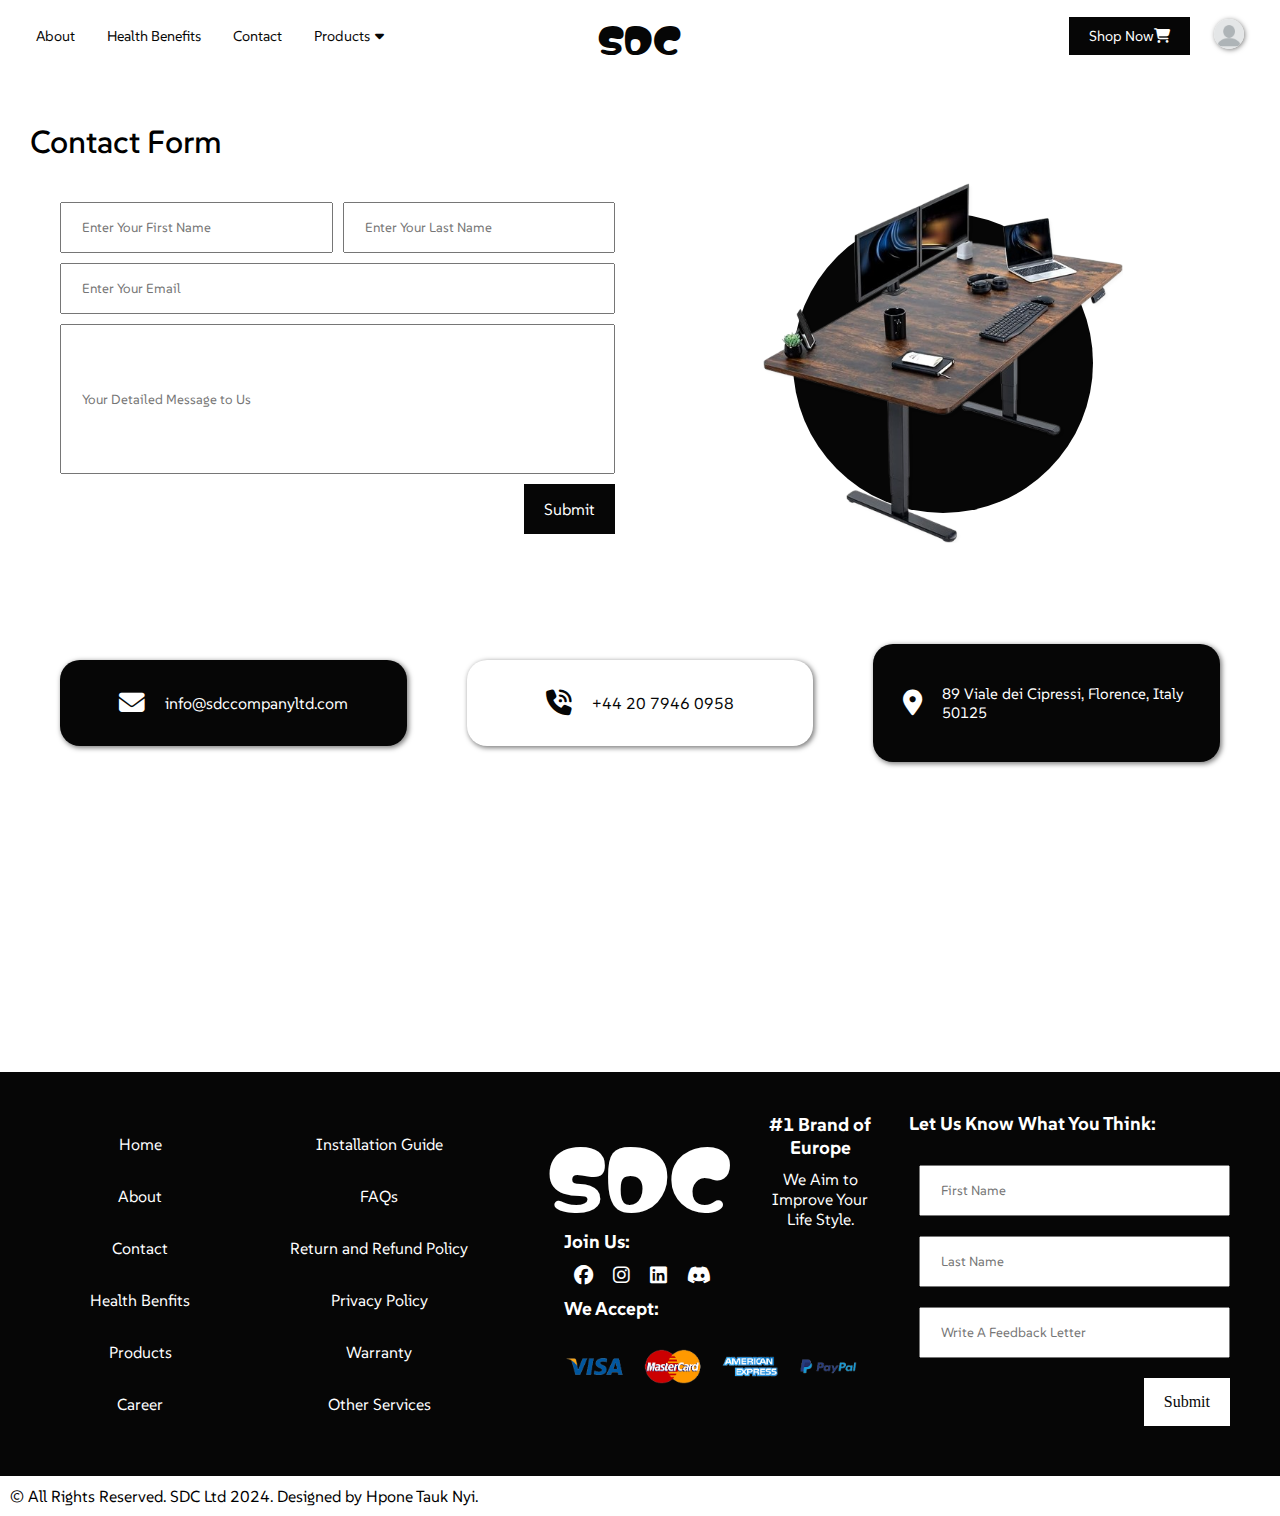
<file: Contact.html>
<!DOCTYPE html>
<html lang="en">
  <head>
    <meta charset="UTF-8" />
    <meta name="viewport" content="width=device-width, initial-scale=1.0" />
    <title>Contact Us</title>
    <link rel="stylesheet" href="Styles/Design.css" />
    <link
      rel="stylesheet"
      href="https://cdnjs.cloudflare.com/ajax/libs/font-awesome/6.6.0/css/all.min.css"
    />
    <link rel="preconnect" href="https://fonts.googleapis.com" />
    <link rel="preconnect" href="https://fonts.gstatic.com" crossorigin />
    <link
      href="https://fonts.googleapis.com/css2?family=Matemasie&display=swap"
      rel="stylesheet"
    />
    <link rel="preconnect" href="https://fonts.googleapis.com" />
    <link rel="preconnect" href="https://fonts.gstatic.com" crossorigin />
    <link
      href="https://fonts.googleapis.com/css2?family=SUSE:wght@100..800&display=swap"
      rel="stylesheet"
    />
  </head>
  <body>
    <nav>
      <ul class="Nav-LeftSec">
        <li><a href="About.html">About</a></li>
        <li><a href="Health.html">Health Benefits</a></li>
        <li><a href="Contact.html">Contact</a></li>
        <li class="Products">
          <a href="Products.html"
            >Products<i class="fa-solid fa-caret-down"></i
          ></a>
          <ul class="Products-Dropdown">
            <li><a href="Products.html#L-Shaped">L-Shaped Desks</a></li>
            <li>
              <a href="Products.html#Converter">Standing Desk Converters</a>
            </li>
            <li>
              <a href="Products.html#Electric">Electric Standing Desks</a>
            </li>
            <li><a href="Products.html#Kids'">Kids' Standing Desks</a></li>
          </ul>
        </li>
      </ul>
      <a class="HamburgerIcon-Container" href="#Hamburger-Menu">
        <div class="HamburgerIcon">
          <i class="fa-solid fa-bars"></i>
        </div>
      </a>
      <div class="Nav-MidSec">
        <a href="index.html">SDC</a>
      </div>
      <ul class="Nav-RightSec">
        <li id="ShopNow">
          <a href="Cart.html"
            >Shop Now <i class="fa-solid fa-cart-shopping"></i
          ></a>
        </li>
        <li>
          <a href="SignUp.html"
            ><div>
              <img
                class="Profile"
                src="Styles/Images/2.jpg"
                alt="Sign Up"
              /></div
          ></a>
        </li>
      </ul>
      <section id="Hamburger-Menu">
        <ul>
          <li><a href="About.html">About</a></li>
          <li><a href="Health.html">Health Benefits</a></li>
          <li><a href="Contact.html">Contact</a></li>
          <li><a href="Products.html">Products</a></li>
          <li><a href="Cart.html">Shop Now</a></li>
          <li><a href="SignUp.html">Account</a></li>
        </ul>
        <a href="#close">
          <div id="Hamburger-Close">
            <i class="fa-solid fa-xmark"></i>
          </div>
        </a>
      </section>
    </nav>
    <main class="ContactUs-Main">
      <h1 class="ContactForm-Title">Contact Form</h1>
      <section class="ContactForm">
        <div class="ContactFormLeft">
          <div class="ContactFormName">
            <input
              id="ContactFirstName"
              type="text"
              placeholder="Enter Your First Name"
            />
            <input type="text" placeholder="Enter Your Last Name" />
          </div>
          <input type="email" placeholder="Enter Your Email" />
          <input
            id="ContactMessage"
            type="text"
            placeholder="Your Detailed Message to Us"
          />
          <div class="Submit">
            <button>Submit</button>
          </div>
        </div>
        <div class="ContactFormRight">
          <div>
            <img
              src="Styles/Images/40.png"
              alt="Standing Desk Company Limited"
            />
          </div>
        </div>
      </section>
      <section class="Info-Boxes">
        <div class="Contact-Info-Box" id="InfoBox1">
          <i class="fa-solid fa-envelope"></i>
          <div>info@sdccompanyltd.com</div>
        </div>
        <div class="Contact-Info-Box" id="InfoBox2">
          <i class="fa-solid fa-phone-volume"></i>
          <div>+44 20 7946 0958</div>
        </div>
        <div class="Contact-Info-Box" id="InfoBox3">
          <i class="fa-solid fa-location-dot"></i>
          <div>89 Viale dei Cipressi, Florence, Italy 50125</div>
        </div>
      </section>
      <section class="Map">
        <iframe
          src="https://www.google.com/maps/embed?pb=!1m14!1m12!1m3!1d31504097.89551673!2d72.36479222528537!3d14.351765145034088!2m3!1f0!2f0!3f0!3m2!1i1024!2i768!4f13.1!5e0!3m2!1sen!2smm!4v1726130905687!5m2!1sen!2smm"
          width="600"
          height="450"
          style="border: 0"
          allowfullscreen=""
          loading="lazy"
          referrerpolicy="no-referrer-when-downgrade"
        ></iframe>
      </section>
    </main>
    <footer>
      <section class="Upper-Footer">
        <div class="Footer-LeftSec">
          <ul class="Footer-Nav">
            <li><a href="index.html">Home</a></li>
            <li><a href="About.html">About</a></li>
            <li><a href="Contact.html">Contact</a></li>
            <li><a href="Health.html">Health Benfits</a></li>
            <li><a href="Products.html">Products</a></li>
            <li><a href="About.html">Career</a></li>
          </ul>
          <ul class="Footer-Nav">
            <li><a href="About.html">Installation Guide</a></li>
            <li><a href="About.html">FAQs</a></li>
            <li><a href="About.html">Return and Refund Policy</a></li>
            <li><a href="About.html">Privacy Policy</a></li>
            <li><a href="About.html">Warranty</a></li>
            <li><a href="About.html">Other Services</a></li>
          </ul>
        </div>
        <div class="Footer-MidSec">
          <div class="Footer-MidSec-Upper">
            <div class="Footer-Logo">SDC</div>
            <div class="Brief-Des">
              <h3>#1 Brand of Europe</h3>
              We Aim to Improve Your Life Style.
            </div>
          </div>
          <div class="Footer-MidSec-Lower">
            <div class="Join-Us">
              <h3>Join Us:</h3>
              <div class="Join-Us-Icons">
                <a href="https://facebook.com"
                  ><i class="fa-brands fa-facebook"></i
                ></a>
                <a href="https://instagram.com"
                  ><i class="fa-brands fa-instagram"></i
                ></a>
                <a href="https://linkedin.com"
                  ><i class="fa-brands fa-linkedin"></i
                ></a>
                <a href="https://discord.com"
                  ><i class="fa-brands fa-discord"></i
                ></a>
              </div>
            </div>
            <div class="Payment">
              <h3>We Accept:</h3>
              <div class="Payment-Icons">
                <img
                  src="Styles/Images/7.png"
                  alt="types of payment we accept"
                />
              </div>
            </div>
          </div>
        </div>
        <div class="Footer-RightSec">
          <h3>Let Us Know What You Think:</h3>
          <input type="text" placeholder="First Name" />
          <input type="text" placeholder="Last Name" />
          <input type="text" placeholder="Write A Feedback Letter" />
          <button>Submit</button>
        </div>
      </section>
      <section class="Lower-Footer">
        &copy; All Rights Reserved. SDC Ltd 2024. Designed by Hpone Tauk Nyi.
      </section>
    </footer>
  </body>
</html>
</file>
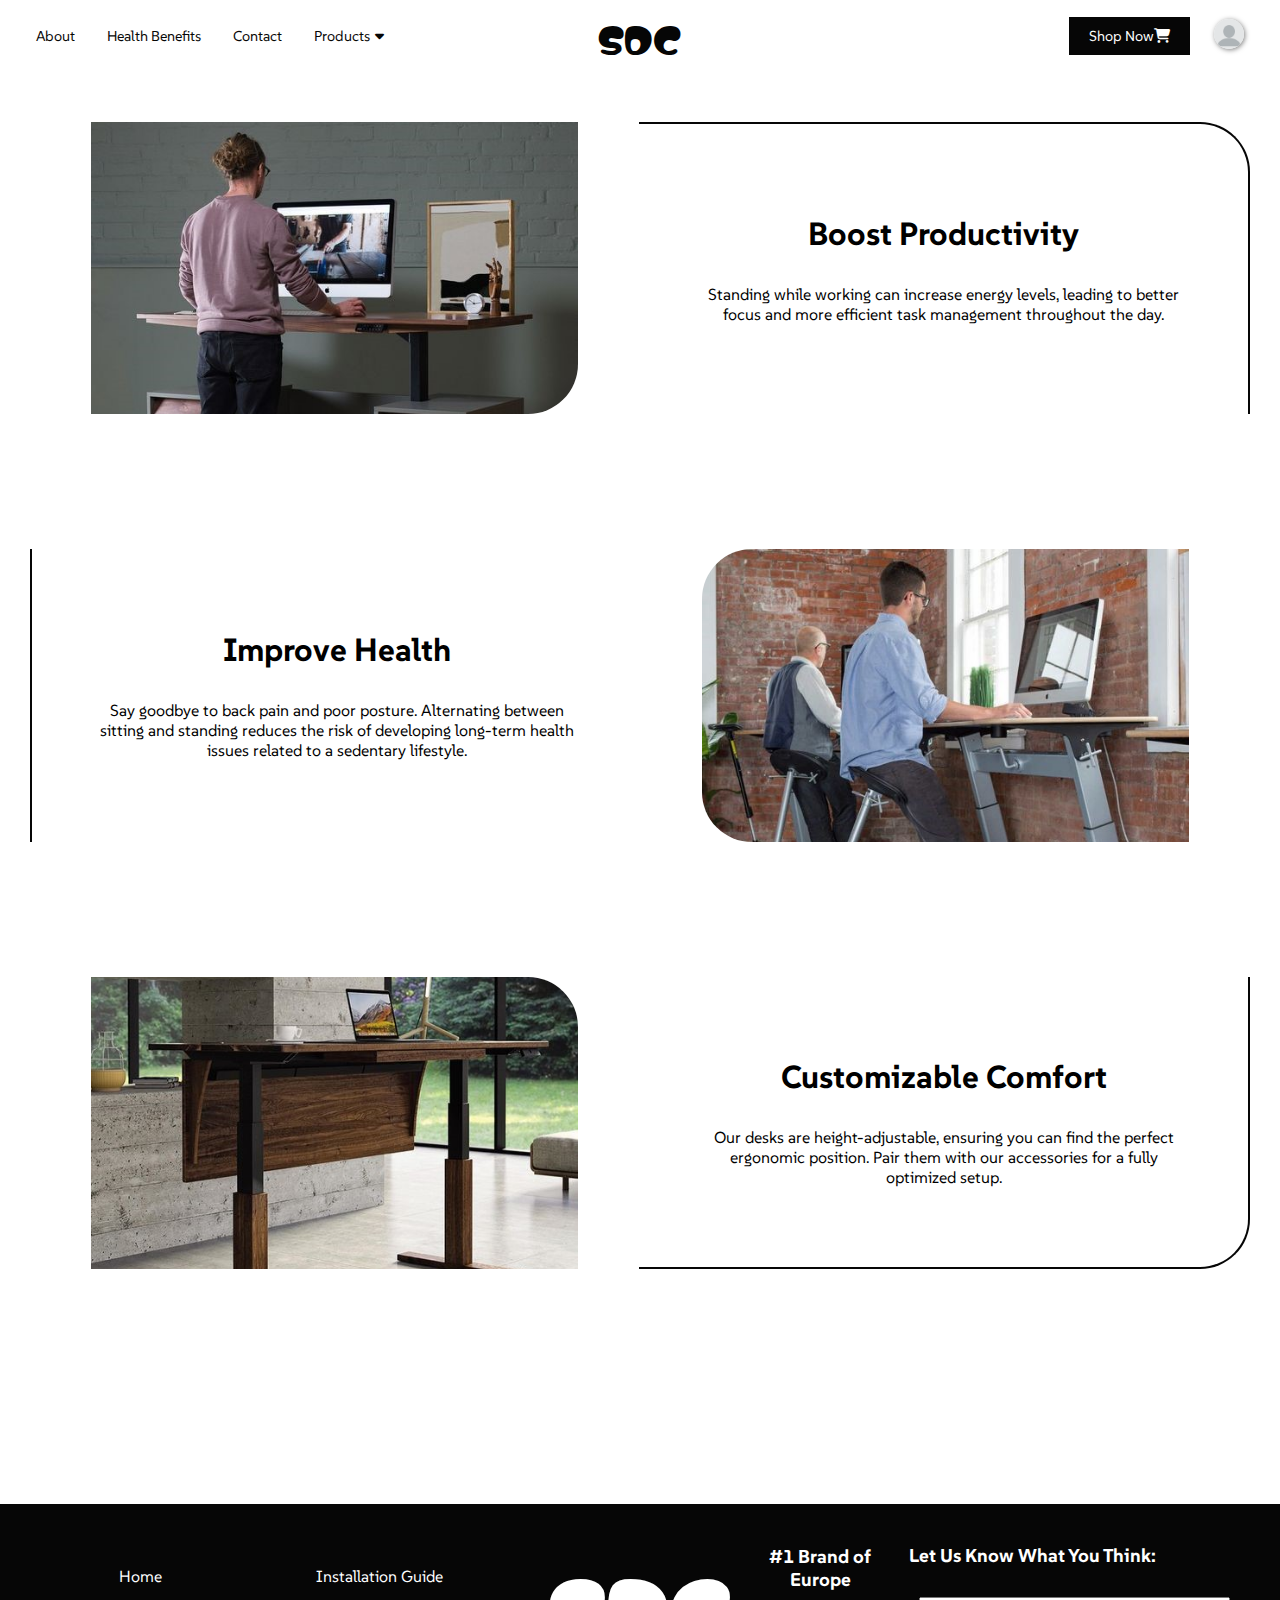
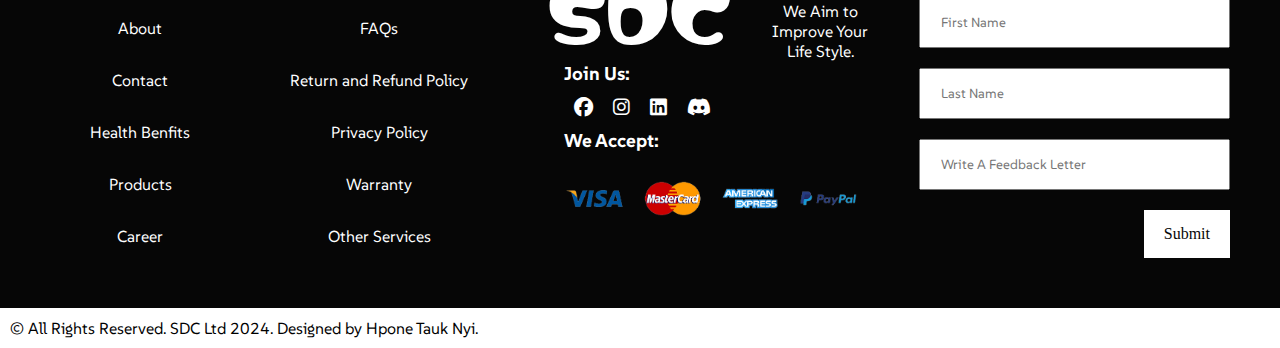
<file: Health.html>
<!DOCTYPE html>
<html lang="en">
  <head>
    <meta charset="UTF-8" />
    <meta name="viewport" content="width=device-width, initial-scale=1.0" />
    <title>Health Benefits</title>
    <link rel="stylesheet" href="Styles/Design.css" />
    <link
      rel="stylesheet"
      href="https://cdnjs.cloudflare.com/ajax/libs/font-awesome/6.6.0/css/all.min.css"
    />
    <link rel="preconnect" href="https://fonts.googleapis.com" />
    <link rel="preconnect" href="https://fonts.gstatic.com" crossorigin />
    <link
      href="https://fonts.googleapis.com/css2?family=Matemasie&display=swap"
      rel="stylesheet"
    />
    <link rel="preconnect" href="https://fonts.googleapis.com" />
    <link rel="preconnect" href="https://fonts.gstatic.com" crossorigin />
    <link
      href="https://fonts.googleapis.com/css2?family=SUSE:wght@100..800&display=swap"
      rel="stylesheet"
    />
  </head>
  <body>
    <nav>
      <ul class="Nav-LeftSec">
        <li><a href="About.html">About</a></li>
        <li><a href="Health.html">Health Benefits</a></li>
        <li><a href="Contact.html">Contact</a></li>
        <li class="Products">
          <a href="Products.html"
            >Products<i class="fa-solid fa-caret-down"></i
          ></a>
          <ul class="Products-Dropdown">
            <li><a href="Products.html#L-Shaped">L-Shaped Desks</a></li>
            <li>
              <a href="Products.html#Converter">Standing Desk Converters</a>
            </li>
            <li>
              <a href="Products.html#Electric">Electric Standing Desks</a>
            </li>
            <li><a href="Products.html#Kids'">Kids' Standing Desks</a></li>
          </ul>
        </li>
      </ul>
      <a class="HamburgerIcon-Container" href="#Hamburger-Menu">
        <div class="HamburgerIcon">
          <i class="fa-solid fa-bars"></i>
        </div>
      </a>
      <div class="Nav-MidSec">
        <a href="index.html">SDC</a>
      </div>
      <ul class="Nav-RightSec">
        <li id="ShopNow">
          <a href="Cart.html"
            >Shop Now <i class="fa-solid fa-cart-shopping"></i
          ></a>
        </li>
        <li>
          <a href="SignUp.html"
            ><div>
              <img
                class="Profile"
                src="Styles/Images/2.jpg"
                alt="Sign Up"
              /></div
          ></a>
        </li>
      </ul>
      <section id="Hamburger-Menu">
        <ul>
          <li><a href="About.html">About</a></li>
          <li><a href="Health.html">Health Benefits</a></li>
          <li><a href="Contact.html">Contact</a></li>
          <li><a href="Products.html">Products</a></li>
          <li><a href="Cart.html">Shop Now</a></li>
          <li><a href="SignUp.html">Account</a></li>
        </ul>
        <a href="#close">
          <div id="Hamburger-Close">
            <i class="fa-solid fa-xmark"></i>
          </div>
        </a>
      </section>
    </nav>
    <main class="Health-Main">
      <section id="Health-Sec1" class="Health-Sec">
        <div class="Health-Pic" id="Health-Pic1">
          <img src="Styles/Images/51.jpg" />
        </div>
        <div class="Health-Text">
          <h1>Boost Productivity</h1>
          <p>
            Standing while working can increase energy levels, leading to better
            focus and more efficient task management throughout the day.
          </p>
        </div>
      </section>
      <section id="Health-Sec2" class="Health-Sec">
        <div class="Health-Text">
          <h1>Improve Health</h1>
          <p>
            Say goodbye to back pain and poor posture. Alternating between
            sitting and standing reduces the risk of developing long-term health
            issues related to a sedentary lifestyle.
          </p>
        </div>
        <div class="Health-Pic" id="Health-Pic2">
          <img src="Styles/Images/52.jpg" />
        </div>
      </section>
      <section id="Health-Sec3" class="Health-Sec">
        <div class="Health-Pic" id="Health-Pic3">
          <img src="Styles/Images/53.jpg" />
        </div>
        <div class="Health-Text">
          <h1>Customizable Comfort</h1>
          <p>
            Our desks are height-adjustable, ensuring you can find the perfect
            ergonomic position. Pair them with our accessories for a fully
            optimized setup.
          </p>
        </div>
      </section>
    </main>
    <footer>
      <section class="Upper-Footer">
        <div class="Footer-LeftSec">
          <ul class="Footer-Nav">
            <li><a href="index.html">Home</a></li>
            <li><a href="About.html">About</a></li>
            <li><a href="Contact.html">Contact</a></li>
            <li><a href="Health.html">Health Benfits</a></li>
            <li><a href="Products.html">Products</a></li>
            <li><a href="About.html">Career</a></li>
          </ul>
          <ul class="Footer-Nav">
            <li><a href="About.html">Installation Guide</a></li>
            <li><a href="About.html">FAQs</a></li>
            <li><a href="About.html">Return and Refund Policy</a></li>
            <li><a href="About.html">Privacy Policy</a></li>
            <li><a href="About.html">Warranty</a></li>
            <li><a href="About.html">Other Services</a></li>
          </ul>
        </div>
        <div class="Footer-MidSec">
          <div class="Footer-MidSec-Upper">
            <div class="Footer-Logo">SDC</div>
            <div class="Brief-Des">
              <h3>#1 Brand of Europe</h3>
              We Aim to Improve Your Life Style.
            </div>
          </div>
          <div class="Footer-MidSec-Lower">
            <div class="Join-Us">
              <h3>Join Us:</h3>
              <div class="Join-Us-Icons">
                <a href="https://facebook.com"
                  ><i class="fa-brands fa-facebook"></i
                ></a>
                <a href="https://instagram.com"
                  ><i class="fa-brands fa-instagram"></i
                ></a>
                <a href="https://linkedin.com"
                  ><i class="fa-brands fa-linkedin"></i
                ></a>
                <a href="https://discord.com"
                  ><i class="fa-brands fa-discord"></i
                ></a>
              </div>
            </div>
            <div class="Payment">
              <h3>We Accept:</h3>
              <div class="Payment-Icons">
                <img
                  src="Styles/Images/7.png"
                  alt="types of payment we accept"
                />
              </div>
            </div>
          </div>
        </div>
        <div class="Footer-RightSec">
          <h3>Let Us Know What You Think:</h3>
          <input type="text" placeholder="First Name" />
          <input type="text" placeholder="Last Name" />
          <input type="text" placeholder="Write A Feedback Letter" />
          <button>Submit</button>
        </div>
      </section>
      <section class="Lower-Footer">
        &copy; All Rights Reserved. SDC Ltd 2024. Designed by Hpone Tauk Nyi.
      </section>
    </footer>
  </body>
</html>
</file>
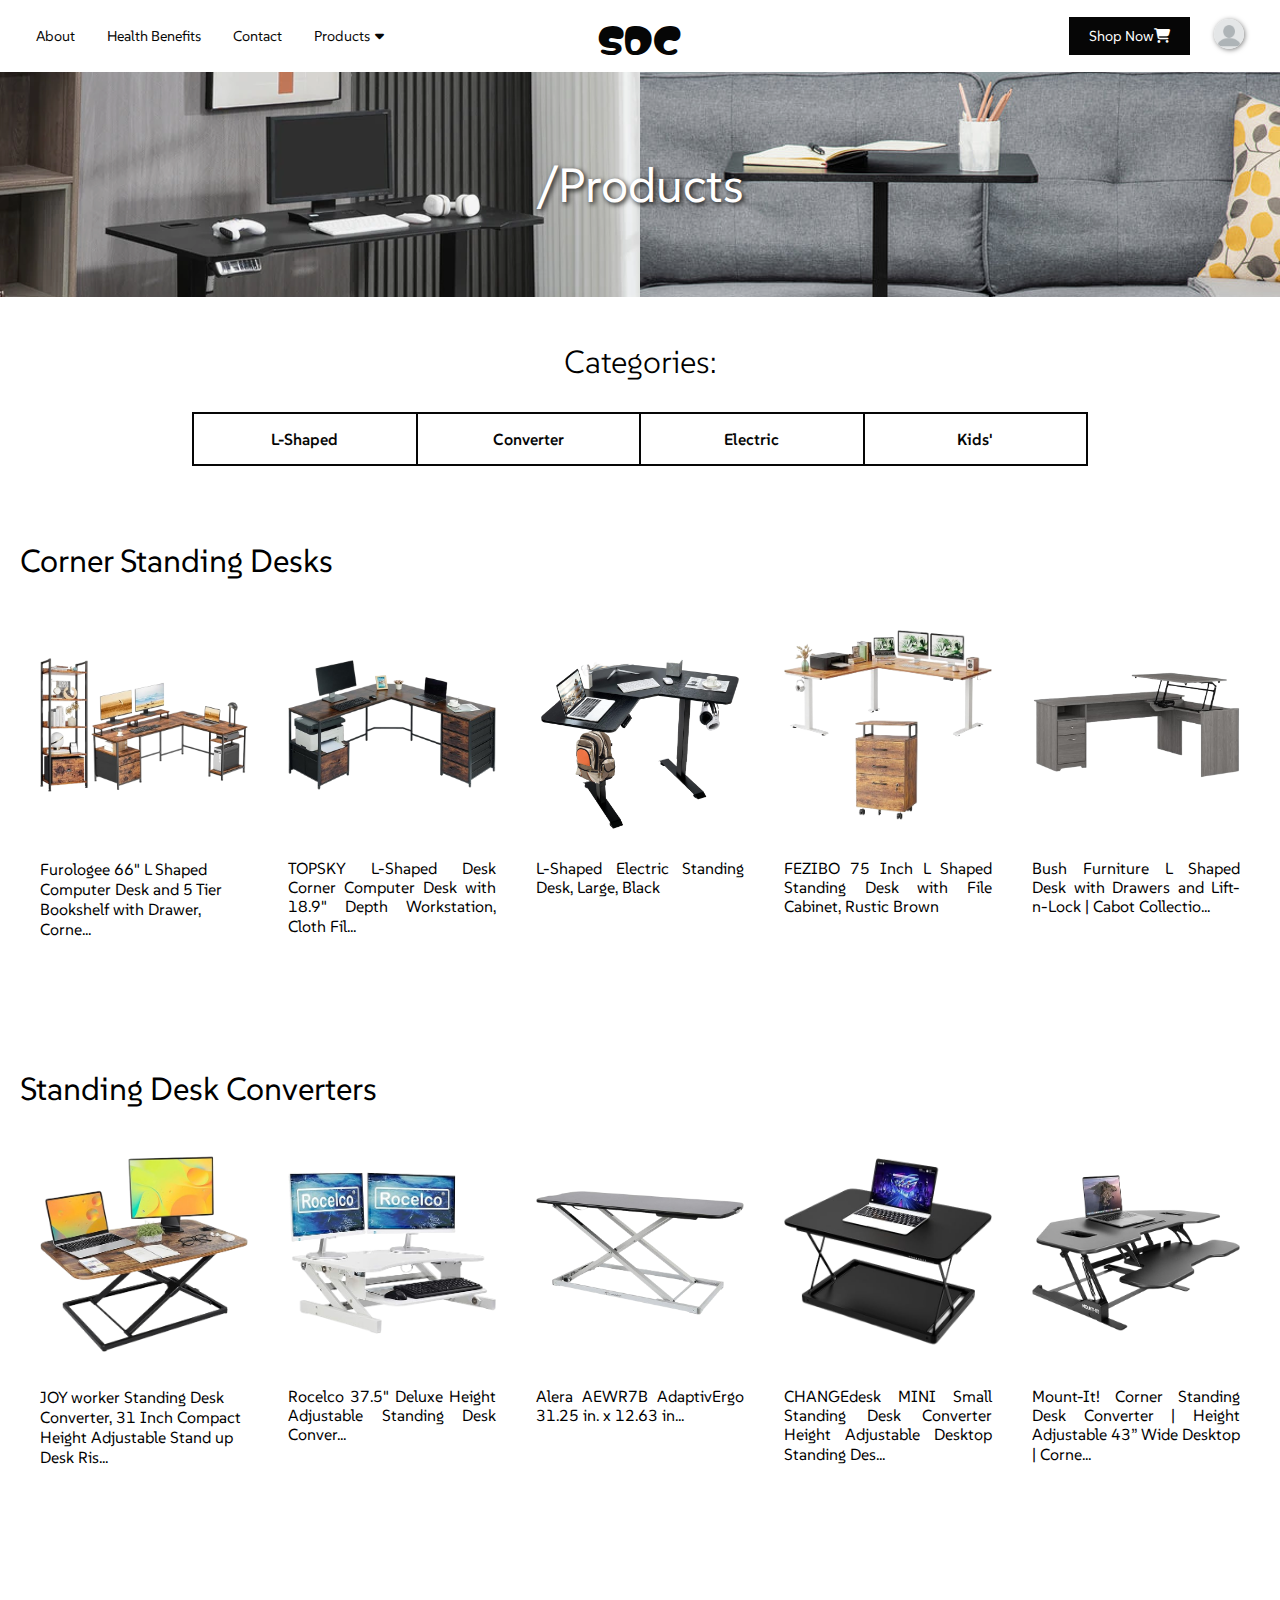
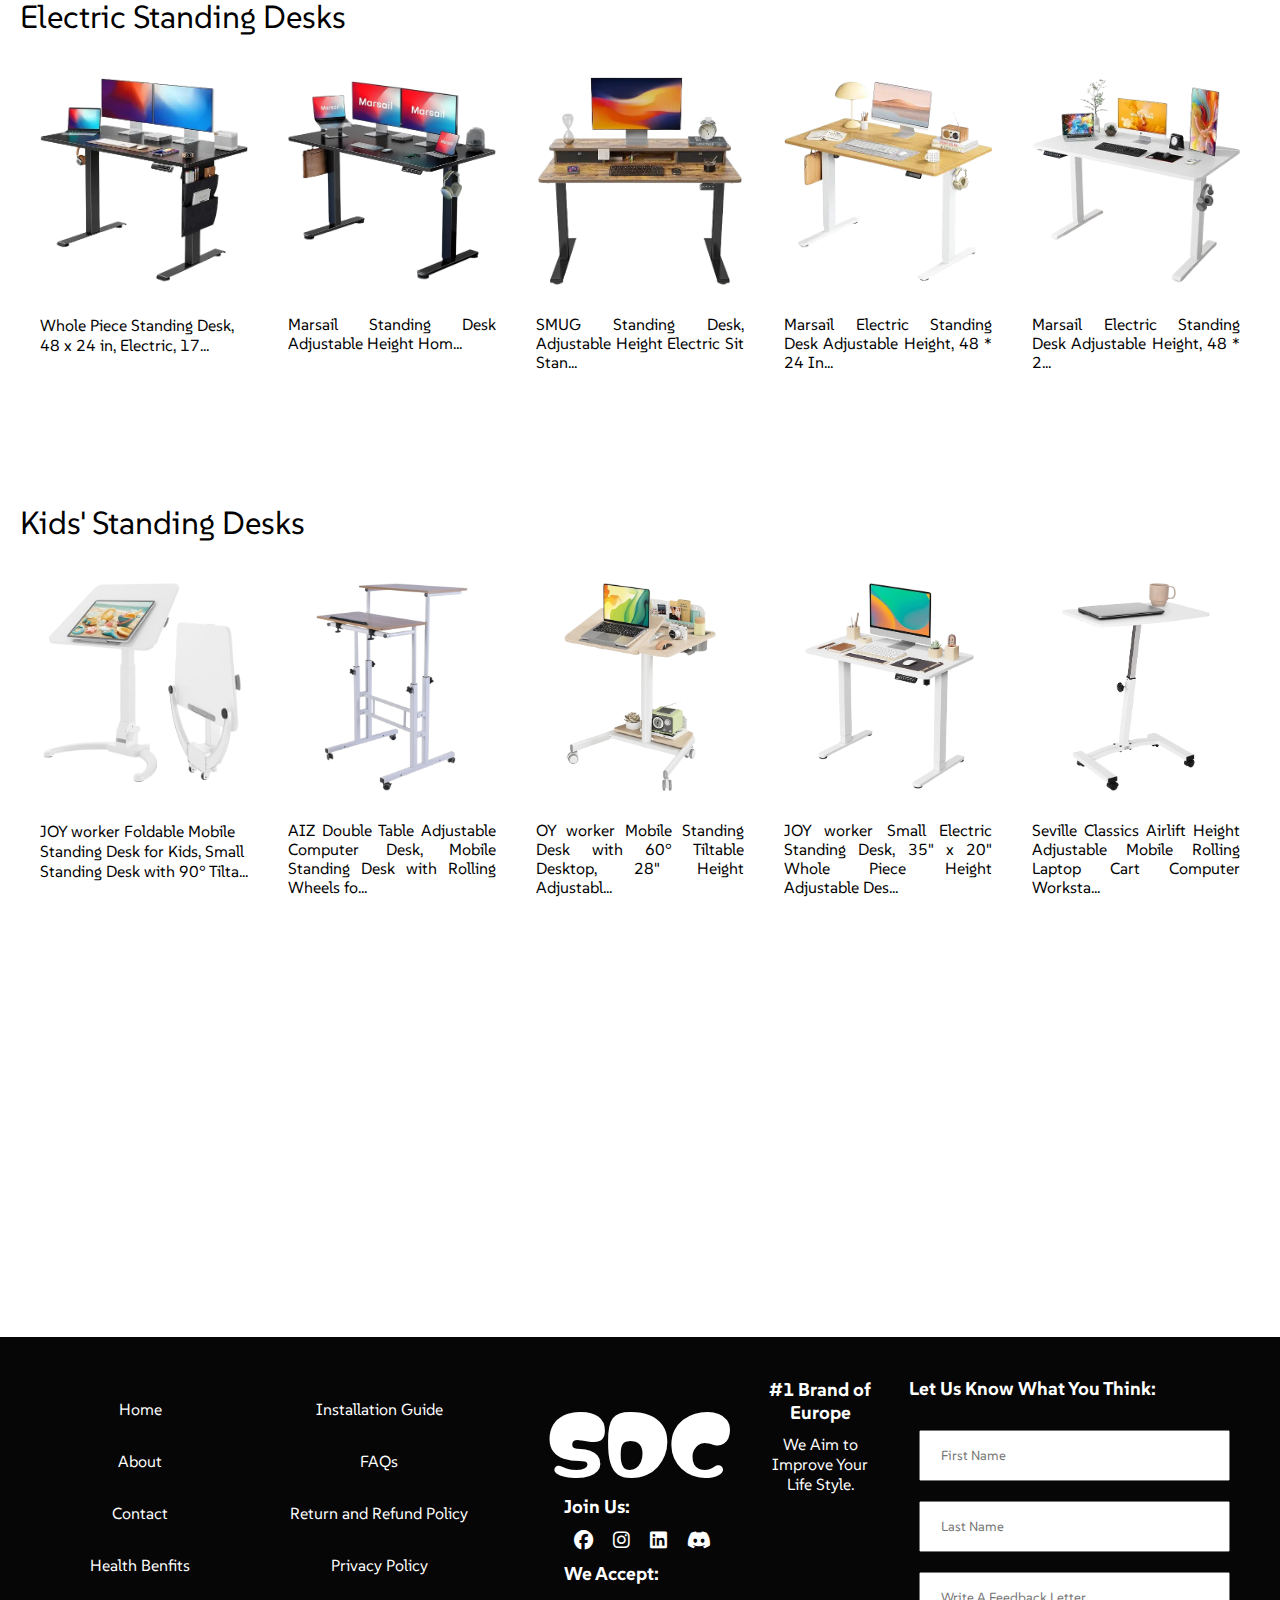
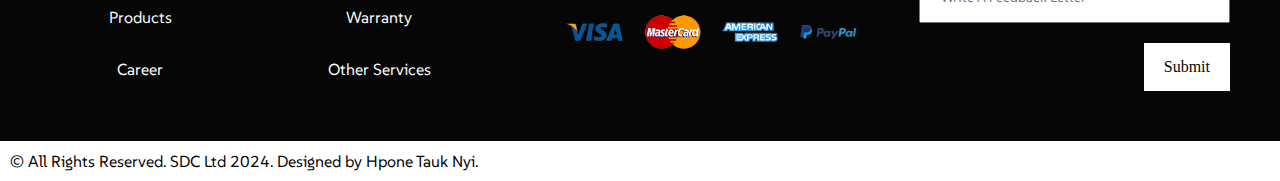
<file: Products.html>
<!DOCTYPE html>
<html lang="en">
  <head>
    <meta charset="UTF-8" />
    <meta name="viewport" content="width=device-width, initial-scale=1.0" />
    <title>Our Products</title>
    <link rel="stylesheet" href="Styles/Design.css" />
    <link
      rel="stylesheet"
      href="https://cdnjs.cloudflare.com/ajax/libs/font-awesome/6.6.0/css/all.min.css"
    />
    <link rel="preconnect" href="https://fonts.googleapis.com" />
    <link rel="preconnect" href="https://fonts.gstatic.com" crossorigin />
    <link
      href="https://fonts.googleapis.com/css2?family=Matemasie&display=swap"
      rel="stylesheet"
    />
    <link rel="preconnect" href="https://fonts.googleapis.com" />
    <link rel="preconnect" href="https://fonts.gstatic.com" crossorigin />
    <link
      href="https://fonts.googleapis.com/css2?family=SUSE:wght@100..800&display=swap"
      rel="stylesheet"
    />
  </head>
  <body>
    <nav>
      <ul class="Nav-LeftSec">
        <li><a href="About.html">About</a></li>
        <li><a href="Health.html">Health Benefits</a></li>
        <li><a href="Contact.html">Contact</a></li>
        <li class="Products">
          <a href="Products.html"
            >Products<i class="fa-solid fa-caret-down"></i
          ></a>
          <ul class="Products-Dropdown">
            <li><a href="Products.html#L-Shaped">L-Shaped Desks</a></li>
            <li>
              <a href="Products.html#Converter">Standing Desk Converters</a>
            </li>
            <li>
              <a href="Products.html#Electric">Electric Standing Desks</a>
            </li>
            <li><a href="Products.html#Kids'">Kids' Standing Desks</a></li>
          </ul>
        </li>
      </ul>
      <a class="HamburgerIcon-Container" href="#Hamburger-Menu">
        <div class="HamburgerIcon">
          <i class="fa-solid fa-bars"></i>
        </div>
      </a>
      <div class="Nav-MidSec">
        <a href="index.html">SDC</a>
      </div>
      <ul class="Nav-RightSec">
        <li id="ShopNow">
          <a href="Cart.html"
            >Shop Now <i class="fa-solid fa-cart-shopping"></i
          ></a>
        </li>
        <li>
          <a href="SignUp.html"
            ><div>
              <img
                class="Profile"
                src="Styles/Images/2.jpg"
                alt="Sign Up"
              /></div
          ></a>
        </li>
      </ul>
      <section id="Hamburger-Menu">
        <ul>
          <li><a href="About.html">About</a></li>
          <li><a href="Health.html">Health Benefits</a></li>
          <li><a href="Contact.html">Contact</a></li>
          <li><a href="Products.html">Products</a></li>
          <li><a href="Cart.html">Shop Now</a></li>
          <li><a href="SignUp.html">Account</a></li>
        </ul>
        <a href="#close">
          <div id="Hamburger-Close">
            <i class="fa-solid fa-xmark"></i>
          </div>
        </a>
      </section>
    </nav>
    <main class="Products-Main">
      <section id="PageNav-Products">
        <h1>/Products</h1>
      </section>
      <section class="Categories" id="Categories">
        <h1>Categories:</h1>
        <div class="Cat-Container">
          <a href="#L-Shaped"><div class="HahaDesks-Cat">L-Shaped</div></a>
          <a href="#Converter"><div class="HeheDesks-Cat">Converter</div></a>
          <a href="#Electric"><div class="SingleDesks-Cat">Electric</div></a>
          <a href="#Kids'"><div class="TakenDesks-Cat">Kids'</div></a>
        </div>
      </section>
      <h1 class="Product-h1" id="L-Shaped">Corner Standing Desks</h1>
      <section class="Product-BoxContainer">
        <div class="Product-Box">
          <div class="Product-ImgContainer">
            <img
              src="Styles/Images/59.png"
              alt="Furologee 66 inches L Shaped Computer Desk"
            />
          </div>
          <div>
            <span
              >Furologee 66" L Shaped Computer Desk and 5 Tier Bookshelf with
              Drawer, Corne...</span
            >
          </div>
        </div>
        <div class="Product-Box">
          <div class="Product-ImgContainer">
            <img
              src="Styles/Images/60.png"
              alt="TOPSKY L-Shaped Desk Corner Computer Desk"
            />
          </div>
          <div class="Product-Des">
            <span
              >TOPSKY L-Shaped Desk Corner Computer Desk with 18.9" Depth
              Workstation, Cloth Fil...</span
            >
          </div>
        </div>
        <div class="Product-Box">
          <div class="Product-ImgContainer">
            <img
              src="Styles/Images/61.png"
              alt="L-Shaped Electric Standing Desk, Large, Black"
            />
          </div>
          <div class="Product-Des">
            <span>L-Shaped Electric Standing Desk, Large, Black </span>
          </div>
        </div>
        <div class="Product-Box">
          <div class="Product-ImgContainer">
            <img
              src="Styles/Images/63.png"
              alt="FEZIBO 75 Inch L Shaped Standing Desk with File Cabinet, Rustic
            Brown"
            />
          </div>
          <div class="Product-Des">
            <span
              >FEZIBO 75 Inch L Shaped Standing Desk with File Cabinet, Rustic
              Brown
            </span>
          </div>
        </div>
        <div class="Product-Box">
          <div class="Product-ImgContainer">
            <img
              src="Styles/Images/62.png"
              alt="Bush Furniture L Shaped Desk"
            />
          </div>
          <div class="Product-Des">
            <span
              >Bush Furniture L Shaped Desk with Drawers and Lift-n-Lock | Cabot
              Collectio...</span
            >
          </div>
        </div>
      </section>
      <h1 class="Product-h1" id="Converter">Standing Desk Converters</h1>
      <section class="Product-BoxContainer">
        <div class="Product-Box">
          <div class="Product-ImgContainer">
            <img
              src="Styles/Images/54.png"
              alt="JOY worker Standing Desk Converter"
            />
          </div>
          <div>
            <span>
              JOY worker Standing Desk Converter, 31 Inch Compact Height
              Adjustable Stand up Desk Ris...
            </span>
          </div>
        </div>
        <div class="Product-Box">
          <div class="Product-ImgContainer">
            <img
              src="Styles/Images/55.png"
              alt="Rocelco 37.5 inches Deluxe Height Adjustable Standing Desk Converter"
            />
          </div>
          <div class="Product-Des">
            <span>
              Rocelco 37.5" Deluxe Height Adjustable Standing Desk Conver...
            </span>
          </div>
        </div>
        <div class="Product-Box">
          <div class="Product-ImgContainer">
            <img
              src="Styles/Images/56.png"
              alt="Alera AEWR7B AdaptivErgo 31.25 inches x 12.63 inches"
            />
          </div>
          <div class="Product-Des">
            <span>Alera AEWR7B AdaptivErgo 31.25 in. x 12.63 in... </span>
          </div>
        </div>
        <div class="Product-Box">
          <div class="Product-ImgContainer">
            <img
              src="Styles/Images/57.png"
              alt="CHANGEdesk MINI Small Standing Desk Converter"
            />
          </div>
          <div class="Product-Des">
            <span
              >CHANGEdesk MINI Small Standing Desk Converter Height Adjustable
              Desktop Standing Des...</span
            >
          </div>
        </div>
        <div class="Product-Box">
          <div class="Product-ImgContainer">
            <img
              src="Styles/Images/58.png"
              alt="Mount-It! Corner Standing Desk Converter"
            />
          </div>
          <div class="Product-Des">
            <span
              >Mount-It! Corner Standing Desk Converter | Height Adjustable 43”
              Wide Desktop | Corne...</span
            >
          </div>
        </div>
      </section>
      <h1 class="Product-h1" id="Electric">Electric Standing Desks</h1>
      <section class="Product-BoxContainer">
        <div class="Product-Box">
          <div class="Product-ImgContainer">
            <img src="Styles/Images/43.png" alt="Whole Piece Standing Desk" />
          </div>
          <div>
            <span>Whole Piece Standing Desk, 48 x 24 in, Electric, 17...</span>
          </div>
        </div>
        <div class="Product-Box">
          <div class="Product-ImgContainer">
            <img src="Styles/Images/45.png" alt="Marsail Standing Desk" />
          </div>
          <div class="Product-Des">
            <span>Marsail Standing Desk Adjustable Height Hom...</span>
          </div>
        </div>
        <div class="Product-Box">
          <div class="Product-ImgContainer">
            <img src="Styles/Images/46.png" alt="SMUG Standing Desk" />
          </div>
          <div class="Product-Des">
            <span
              >SMUG Standing Desk, Adjustable Height Electric Sit Stan...
            </span>
          </div>
        </div>
        <div class="Product-Box">
          <div class="Product-ImgContainer">
            <img
              src="Styles/Images/44.png"
              alt="Marsail Electric Standing Desk"
            />
          </div>
          <div class="Product-Des">
            <span
              >Marsail Electric Standing Desk Adjustable Height, 48 * 24
              In...</span
            >
          </div>
        </div>
        <div class="Product-Box">
          <div class="Product-ImgContainer">
            <img
              src="Styles/Images/42.png"
              alt="Marsail Electric Standing Desk"
            />
          </div>
          <div class="Product-Des">
            <span
              >Marsail Electric Standing Desk Adjustable Height, 48 * 2...</span
            >
          </div>
        </div>
      </section>
      <h1 class="Product-h1" id="Kids'">Kids' Standing Desks</h1>
      <section class="Product-BoxContainer">
        <div class="Product-Box">
          <div class="Product-ImgContainer">
            <img
              src="Styles/Images/64.png"
              alt="JOY worker Foldable Mobile Standing Desk for Kids"
            />
          </div>
          <div>
            <span
              >JOY worker Foldable Mobile Standing Desk for Kids, Small Standing
              Desk with 90° Tilta...</span
            >
          </div>
        </div>
        <div class="Product-Box">
          <div class="Product-ImgContainer">
            <img
              src="Styles/Images/65.png"
              alt="AIZ Double Table Adjustable Computer Desk"
            />
          </div>
          <div class="Product-Des">
            <span
              >AIZ Double Table Adjustable Computer Desk, Mobile Standing Desk
              with Rolling Wheels fo...</span
            >
          </div>
        </div>
        <div class="Product-Box">
          <div class="Product-ImgContainer">
            <img
              src="Styles/Images/66.png"
              alt="OY worker Mobile Standing Desk with 60° Tiltable Desktop"
            />
          </div>
          <div class="Product-Des">
            <span
              >OY worker Mobile Standing Desk with 60° Tiltable Desktop, 28"
              Height Adjustabl...
            </span>
          </div>
        </div>
        <div class="Product-Box">
          <div class="Product-ImgContainer">
            <img
              src="Styles/Images/67.png"
              alt="JOY worker Small Electric Standing Desk"
            />
          </div>
          <div class="Product-Des">
            <span
              >JOY worker Small Electric Standing Desk, 35" x 20" Whole Piece
              Height Adjustable Des...</span
            >
          </div>
        </div>
        <div class="Product-Box">
          <div class="Product-ImgContainer">
            <img src="Styles/Images/68.png" alt="Seville Classics Airlift" />
          </div>
          <div class="Product-Des">
            <span
              >Seville Classics Airlift Height Adjustable Mobile Rolling Laptop
              Cart Computer Worksta...</span
            >
          </div>
        </div>
      </section>
      <section id="YouTubeIframe">
        <iframe
          width="560"
          height="315"
          src="https://www.youtube.com/embed/jbHg_j4aSsQ?si=5LXhSWoAArXCuUHw"
          title="YouTube video player"
          frameborder="0"
          allow="accelerometer; autoplay; clipboard-write; encrypted-media; gyroscope; picture-in-picture; web-share"
          referrerpolicy="strict-origin-when-cross-origin"
          allowfullscreen
        ></iframe>
      </section>
    </main>
    <footer>
      <section class="Upper-Footer">
        <div class="Footer-LeftSec">
          <ul class="Footer-Nav">
            <li><a href="index.html">Home</a></li>
            <li><a href="About.html">About</a></li>
            <li><a href="Contact.html">Contact</a></li>
            <li><a href="Health.html">Health Benfits</a></li>
            <li><a href="Products.html">Products</a></li>
            <li><a href="About.html">Career</a></li>
          </ul>
          <ul class="Footer-Nav">
            <li><a href="About.html">Installation Guide</a></li>
            <li><a href="About.html">FAQs</a></li>
            <li><a href="About.html">Return and Refund Policy</a></li>
            <li><a href="About.html">Privacy Policy</a></li>
            <li><a href="About.html">Warranty</a></li>
            <li><a href="About.html">Other Services</a></li>
          </ul>
        </div>
        <div class="Footer-MidSec">
          <div class="Footer-MidSec-Upper">
            <div class="Footer-Logo">SDC</div>
            <div class="Brief-Des">
              <h3>#1 Brand of Europe</h3>
              We Aim to Improve Your Life Style.
            </div>
          </div>
          <div class="Footer-MidSec-Lower">
            <div class="Join-Us">
              <h3>Join Us:</h3>
              <div class="Join-Us-Icons">
                <a href="https://facebook.com"
                  ><i class="fa-brands fa-facebook"></i
                ></a>
                <a href="https://instagram.com"
                  ><i class="fa-brands fa-instagram"></i
                ></a>
                <a href="https://linkedin.com"
                  ><i class="fa-brands fa-linkedin"></i
                ></a>
                <a href="https://discord.com"
                  ><i class="fa-brands fa-discord"></i
                ></a>
              </div>
            </div>
            <div class="Payment">
              <h3>We Accept:</h3>
              <div class="Payment-Icons">
                <img
                  src="Styles/Images/7.png"
                  alt="types of payment we accept"
                />
              </div>
            </div>
          </div>
        </div>
        <div class="Footer-RightSec">
          <h3>Let Us Know What You Think:</h3>
          <input type="text" placeholder="First Name" />
          <input type="text" placeholder="Last Name" />
          <input type="text" placeholder="Write A Feedback Letter" />
          <button>Submit</button>
        </div>
      </section>
      <section class="Lower-Footer">
        &copy; All Rights Reserved. SDC Ltd 2024. Designed by Hpone Tauk Nyi.
      </section>
    </footer>
  </body>
</html>
</file>
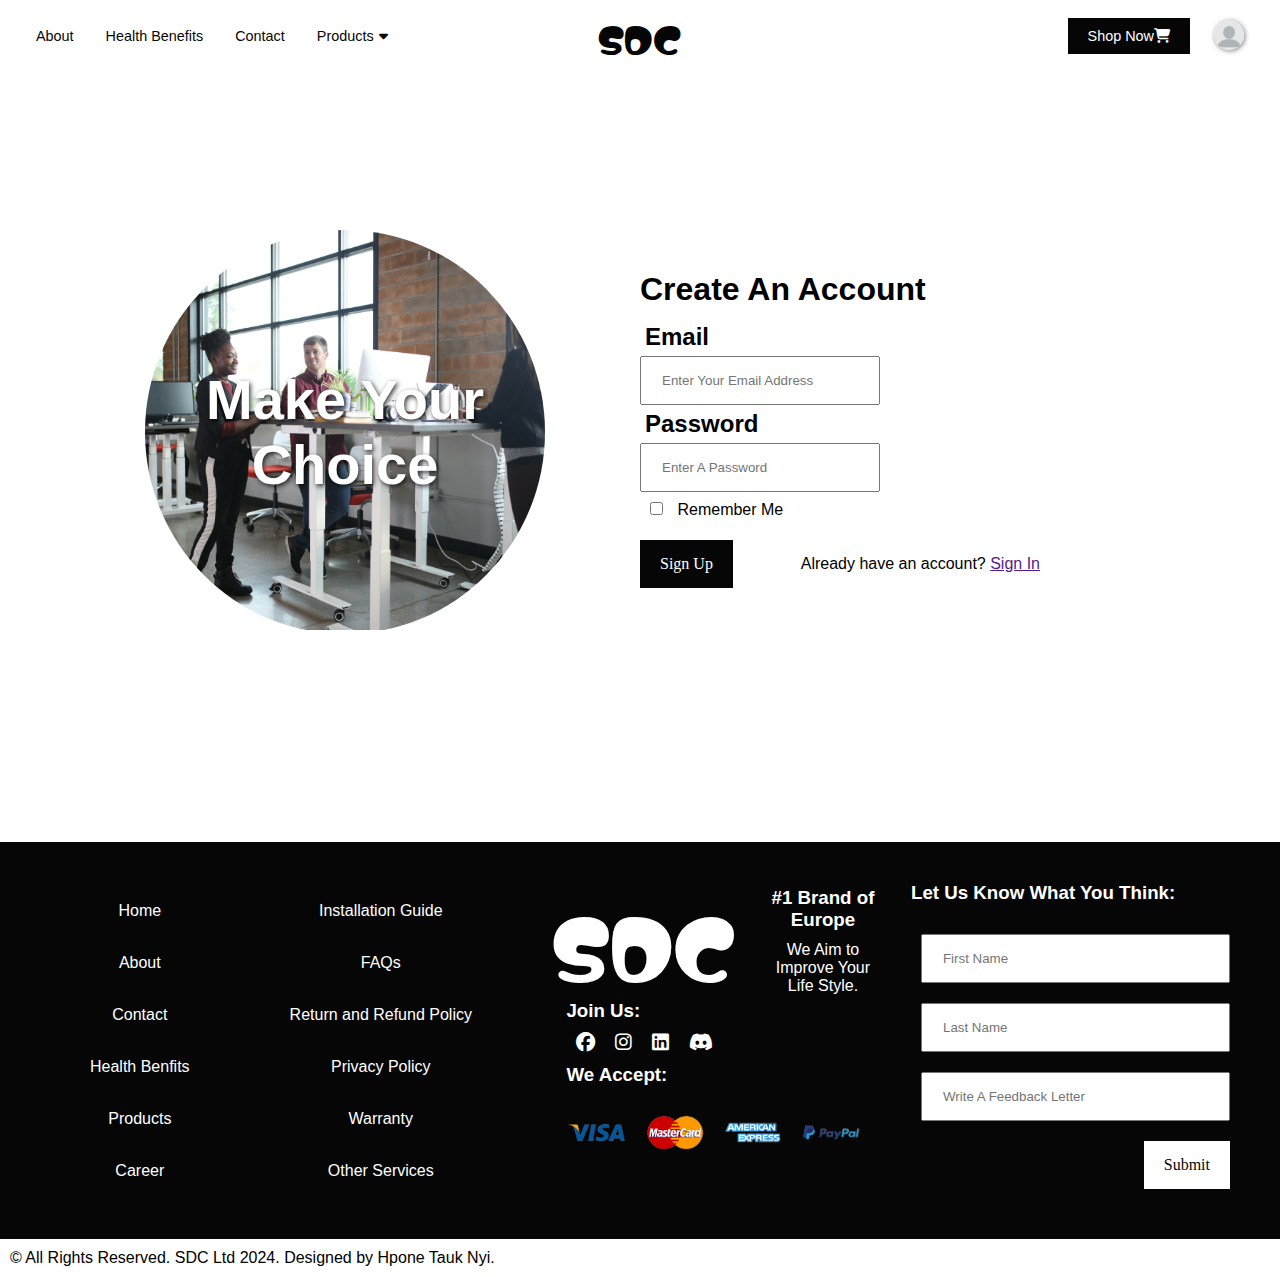
<file: SignUp.html>
<!DOCTYPE html>
<html lang="en">
  <head>
    <meta charset="UTF-8" />
    <meta name="viewport" content="width=device-width, initial-scale=1.0" />
    <title>Create An Account</title>
    <link rel="stylesheet" href="Styles/Design.css" />
    <link
      rel="stylesheet"
      href="https://cdnjs.cloudflare.com/ajax/libs/font-awesome/6.6.0/css/all.min.css"
    />
    <link rel="preconnect" href="https://fonts.googleapis.com" />
    <link rel="preconnect" href="https://fonts.gstatic.com" crossorigin />
    <link
      href="https://fonts.googleapis.com/css2?family=Matemasie&display=swap"
      rel="stylesheet"
    />
  </head>
  <body>
    <nav>
      <ul class="Nav-LeftSec">
        <li><a href="About.html">About</a></li>
        <li><a href="Health.html">Health Benefits</a></li>
        <li><a href="Contact.html">Contact</a></li>
        <li class="Products">
          <a href="Products.html"
            >Products<i class="fa-solid fa-caret-down"></i
          ></a>
          <ul class="Products-Dropdown">
            <li><a href="Products.html#L-Shaped">L-Shaped Desks</a></li>
            <li>
              <a href="Products.html#Converter">Standing Desk Converters</a>
            </li>
            <li>
              <a href="Products.html#Electric">Electric Standing Desks</a>
            </li>
            <li><a href="Products.html#Kids'">Kids' Standing Desks</a></li>
          </ul>
        </li>
      </ul>
      <a class="HamburgerIcon-Container" href="#Hamburger-Menu">
        <div class="HamburgerIcon">
          <i class="fa-solid fa-bars"></i>
        </div>
      </a>
      <div class="Nav-MidSec">
        <a href="index.html">SDC</a>
      </div>
      <ul class="Nav-RightSec">
        <li id="ShopNow">
          <a href="Cart.html"
            >Shop Now <i class="fa-solid fa-cart-shopping"></i
          ></a>
        </li>
        <li>
          <a href="SignUp.html"
            ><div>
              <img
                class="Profile"
                src="Styles/Images/2.jpg"
                alt="Sign Up"
              /></div
          ></a>
        </li>
      </ul>
      <section id="Hamburger-Menu">
        <ul>
          <li><a href="About.html">About</a></li>
          <li><a href="Health.html">Health Benefits</a></li>
          <li><a href="Contact.html">Contact</a></li>
          <li><a href="Products.html">Products</a></li>
          <li><a href="Cart.html">Shop Now</a></li>
          <li><a href="SignUp.html">Account</a></li>
        </ul>
        <a href="#close">
          <div id="Hamburger-Close">
            <i class="fa-solid fa-xmark"></i>
          </div>
        </a>
      </section>
    </nav>
    <main class="SignUp-Main">
      <div class="LeftSec">
        <div class="Wrapper">
          <h1>Make Your Choice</h1>
          <div><img src="Styles/Images/4.jpg" /></div>
          <div><img src="Styles/Images/5.jpg" /></div>
          <div><img src="Styles/Images/6.jpg" /></div>
        </div>
      </div>
      <div class="RightSec">
        <form>
          <h2>Create An Account</h2>
          <h3>Email</h3>
          <input type="email" placeholder="Enter Your Email Address" />
          <h3>Password</h3>
          <input type="password" placeholder="Enter A Password" />
          <span><input type="checkbox" /> Remember Me</span>
          <div class="SignUp-Button">
            <button>Sign Up</button>
            <span>Already have an account? <a href="">Sign In</a></span>
          </div>
        </form>
      </div>
    </main>
    <footer>
      <section class="Upper-Footer">
        <div class="Footer-LeftSec">
          <ul class="Footer-Nav">
            <li><a href="index.html">Home</a></li>
            <li><a href="About.html">About</a></li>
            <li><a href="Contact.html">Contact</a></li>
            <li><a href="Health.html">Health Benfits</a></li>
            <li><a href="Products.html">Products</a></li>
            <li><a href="About.html">Career</a></li>
          </ul>
          <ul class="Footer-Nav">
            <li><a href="About.html">Installation Guide</a></li>
            <li><a href="About.html">FAQs</a></li>
            <li><a href="About.html">Return and Refund Policy</a></li>
            <li><a href="About.html">Privacy Policy</a></li>
            <li><a href="About.html">Warranty</a></li>
            <li><a href="About.html">Other Services</a></li>
          </ul>
        </div>
        <div class="Footer-MidSec">
          <div class="Footer-MidSec-Upper">
            <div class="Footer-Logo">SDC</div>
            <div class="Brief-Des">
              <h3>#1 Brand of Europe</h3>
              We Aim to Improve Your Life Style.
            </div>
          </div>
          <div class="Footer-MidSec-Lower">
            <div class="Join-Us">
              <h3>Join Us:</h3>
              <div class="Join-Us-Icons">
                <a href="https://facebook.com"
                  ><i class="fa-brands fa-facebook"></i
                ></a>
                <a href="https://instagram.com"
                  ><i class="fa-brands fa-instagram"></i
                ></a>
                <a href="https://linkedin.com"
                  ><i class="fa-brands fa-linkedin"></i
                ></a>
                <a href="https://discord.com"
                  ><i class="fa-brands fa-discord"></i
                ></a>
              </div>
            </div>
            <div class="Payment">
              <h3>We Accept:</h3>
              <div class="Payment-Icons">
                <img
                  src="Styles/Images/7.png"
                  alt="types of payment we accept"
                />
              </div>
            </div>
          </div>
        </div>
        <div class="Footer-RightSec">
          <h3>Let Us Know What You Think:</h3>
          <input type="text" placeholder="First Name" />
          <input type="text" placeholder="Last Name" />
          <input type="text" placeholder="Write A Feedback Letter" />
          <button>Submit</button>
        </div>
      </section>
      <section class="Lower-Footer">
        &copy; All Rights Reserved. SDC Ltd 2024. Designed by Hpone Tauk Nyi.
      </section>
    </footer>
  </body>
</html>
</file>
<file: Styles/Design.css>
/* ----------------------------------------General---------------------------- */
* {
  padding: 0;
  margin: 0;
  box-sizing: border-box;
  font-family: "SUSE", sans-serif;
}
/* ------------------NAV--------------------- */
nav {
  display: flex;
  flex-direction: row;
  padding: 5px 20px;
  align-items: center;
  background-color: white;
  z-index: 140;
  position: relative;
  height: 8vh;
}
.HamburgerIcon-Container {
  flex: 1;
  display: none;
}
.HamburgerIcon {
  display: none;
  font-size: 1.6rem;
  color: rgb(6, 6, 6);
}
.HamburgerIcon i {
  cursor: pointer;
}
.HamburgerIcon i:hover {
  transform: scale(1.05);
}
#Hamburger-Menu {
  position: fixed;
  top: 0;
  left: -100vw;
  bottom: 0;
  width: 60vw;
  background-color: white;
  box-shadow: 1px 1px 5px rgba(0, 0, 0, 0.5);
  z-index: 999;
  padding: 40px;
  transition: left 0.5s ease-in-out;
}
#overlay2 {
  position: fixed;
  top: 0;
  bottom: 0;
  left: 0;
  right: 0;
  background-color: black;
  z-index: 998;
  display: none;
}
#Hamburger-Menu:target ~ #overlay2 {
  display: block;
}
#Hamburger-Menu:target {
  left: 0;
}
#close {
  display: none;
}
#close:target ~ #Hamburger-Menu {
  left: -100vw;
}
#Hamburger-Menu ul {
  display: flex;
  flex-direction: column;
}
#Hamburger-Menu ul li {
  list-style: none;
  margin: 15px 0;
}
#Hamburger-Menu ul li:hover {
  transform: scale(1.02);
}
#Hamburger-Menu ul li a {
  color: rgb(6, 6, 6);
  text-decoration: none;
}
#Hamburger-Close {
  position: absolute;
  top: 10px;
  right: 10px;
  background-color: rgb(6, 6, 6);
  color: white;
  padding: 7.5px 10px;
  cursor: pointer;
}
.Nav-LeftSec {
  height: 100%;
}
.Nav-LeftSec,
.Nav-RightSec {
  flex: 1;
  list-style-type: none;
  display: flex;
  flex-direction: row;
  align-items: center;
  font-size: 0.9rem;
  position: relative;
}
.Nav-RightSec {
  justify-content: flex-end;
  align-items: center;
}
.Nav-LeftSec li,
.Nav-RightSec li {
  padding: 0 8px;
  cursor: pointer;
  display: flex;
  align-items: center;
  height: 100%;
}
.Nav-LeftSec li a,
.Nav-RightSec li a {
  padding: 0 8px;
  cursor: pointer;
  text-decoration: none;
  color: rgb(6, 6, 6);
  display: flex;
  align-items: center;
  justify-content: center;
  font-size: 0.9rem;
  height: 100%;
  text-align: center;
}
.Nav-LeftSec li a i {
  padding-left: 5px;
}
.Nav-LeftSec li:hover,
.Nav-RightSec li:hover {
  transform: scale(1.05);
}
.Nav-LeftSec li ul li:hover {
  opacity: 0.9;
}
.Nav-RightSec #ShopNow a {
  background-color: rgb(6, 6, 6);
  padding: 10px 20px;
  color: white;
  box-sizing: border-box;
}
.Nav-MidSec {
  flex: 1;
  align-items: center;
  justify-content: center;
  text-align: center;
}
.Nav-MidSec a {
  text-decoration: none;
  flex: 1;
  color: rgb(6, 6, 6);
  display: flex;
  cursor: pointer;
  font-family: "Matemasie", sans-serif;
  font-size: 4vh;
  align-items: center;
  justify-content: center;
  text-align: center;
}
.Profile {
  width: 30px;
  border-radius: 15px;
  box-shadow: 1px 1px 5px rgba(0, 0, 0, 0.5);
}
.Nav-RightSec #ShopNow:hover {
  transform: scale(1);
  opacity: 0.8;
}
.Products {
  position: relative;
}
.Products-Dropdown {
  background-color: white;
  padding: 15px;
  position: absolute;
  top: 100%;
  right: 0;
  box-shadow: 1px 1px 5px rgba(0, 0, 0, 0.5);
  width: max-content;
  display: flex;
  flex-direction: column;
  opacity: 0;
  display: none;
}
.Products-Dropdown li {
  padding: 8px 0;
}
.Products:hover .Products-Dropdown {
  display: block;
  opacity: 1;
}
/* -----------------------------Footer---------------------- */
footer {
  display: flex;
  flex-direction: column;
  margin-top: 50px;
  width: 100%;
}
.Upper-Footer {
  background-color: rgb(6, 6, 6);
  color: white;
  display: flex;
  flex-direction: row;
  padding: 40px;
  justify-content: space-between;
}
.Footer-LeftSec {
  display: flex;
  flex-direction: row;
  justify-content: flex-start;
  align-items: center;
  margin-right: 30px;
}
.Footer-Nav {
  margin: 0 50px;
  text-align: center;
}
.Footer-Nav li {
  list-style: none;
  padding: 10px 0;
  text-align: center;
}
.Footer-Nav li a {
  text-decoration: none;
  color: white;
  line-height: 2rem;
  text-align: center;
}
.Footer-LeftSec li a:hover {
  text-decoration: underline;
}
.Footer-MidSec {
  display: flex;
  flex-direction: column;
  align-items: center;
  flex: 1;
}
.Footer-MidSec-Upper {
  display: flex;
  flex: row;
  align-items: center;
  justify-content: center;
}
.Footer-Logo {
  font-family: "Matemasie", sans-serif;
  font-size: 5rem;
  color: white;
  padding-right: 30px;
}
.Brief-Des {
  max-width: 400px;
  display: flex;
  flex-direction: column;
  align-items: center;
  text-align: center;
}
.Brief-Des h3 {
  margin-bottom: 10px;
}
.Join-Us {
  display: flex;
  flex-direction: column;
}
.Join-Us-Icons {
  display: flex;
  flex-direction: row;
  padding: 10px 0;
}
.Join-Us-Icons a {
  margin: 0 10px;
  font-size: 1.2rem;
  cursor: pointer;
  color: white;
}
.Join-Us-Icons a:hover {
  animation: growShrink 0.7s infinite ease-in-out;
}
.Payment-Icons img {
  max-width: 300px;
}
.Footer-RightSec {
  flex: 1;
  margin-left: 30px;
  display: flex;
  flex-direction: column;
}
.Footer-RightSec h3 {
  margin-bottom: 20px;
}
.Footer-RightSec input {
  padding: 15px 20px;
  margin: 10px;
}
.Footer-RightSec button {
  padding: 15px 20px;
  width: auto;
  align-self: flex-end;
  margin: 10px;
  background-color: white;
  color: rgb(6, 6, 6);
  font-family: "Times New Roman", Times, serif;
  font-size: 1rem;
  cursor: pointer;
  border: none;
}
.Footer-RightSec button:hover {
  opacity: 0.8;
}
.Lower-Footer {
  padding: 10px;
}
/* ----------------------------------------Home---------------------------- */
.Home-Main {
  display: flex;
  flex-direction: column;
  position: relative;
  z-index: 50;
}
.SignUp {
  position: fixed;
  display: flex;
  right: 0;
  padding: 10px;
  top: 40%;
  height: 200px;
  align-items: center;
  justify-content: center;
  background-color: #ffffff;
  cursor: pointer;
  box-shadow: 1.5px 1.5px 5px rgba(0, 0, 0, 0.5);
  z-index: 150;
}
.SignUp span {
  text-decoration: none;
  color: rgb(6, 6, 6);
  font-size: 1.2rem;
  letter-spacing: 10px;
  writing-mode: vertical-lr;
  transform: rotate(180deg);
}
.SignUp:hover {
  transform: scale(1.05);
}
.Promotions {
  position: fixed;
  display: flex;
  left: 20px;
  bottom: 30px;
  border-radius: 100%;
  padding: 15px;
  background-color: white;
  color: rgb(6, 6, 6);
  font-size: 1.3rem;
  cursor: pointer;
  box-shadow: 1.5px 1.5px 5px rgba(0, 0, 0, 0.5);
  z-index: 150;
  animation: growShrink 0.7s infinite ease-in-out;
}
.Promotions i {
  animation: ShrinkGrow 0.7s infinite ease-in-out;
}
@keyframes ShrinkGrow {
  0%,
  100% {
    transform: scale(0.9);
  }
  50% {
    transform: scale(1.25);
  }
}
@keyframes growShrink {
  0%,
  100% {
    transform: scale(1);
  }
  50% {
    transform: scale(1.15);
  }
}
@keyframes growShrink2 {
  0%,
  100% {
    transform: scale(1);
  }
  50% {
    transform: scale(1.05);
  }
}
.PopUp {
  position: fixed;
  width: 800px;
  height: 500px;
  display: flex;
  z-index: 170;
  background-color: white;
  box-shadow: 1.5px 1.5px 5px rgba(0, 0, 0, 0.5);
  padding: 5px;
  top: 50%;
  left: 50%;
  transform: translate(-50%, -50%);
  display: none;
}
.PopUp-Left,
.PopUp-Right {
  flex: 1;
  overflow: hidden;
  object-fit: cover;
}
.PopUp-Right {
  padding: 20px;
  display: flex;
  flex-direction: column;
}
.PopUp-Right h1 {
  font-size: 3rem;
  font-weight: 900;
  margin-bottom: 10px;
  text-align: center;
  padding: 20px;
  color: rgb(26, 26, 26);
}
.PopUp-Right span {
  font-weight: 300;
  text-align: center;
}
#PopUp-Mail {
  margin-top: 20px;
  padding: 15px 20px;
  border: 0.5px solid rgb(6, 6, 6);
  font-size: 1rem;
}
.PopUp-Right button {
  background-color: rgb(6, 6, 6);
  color: white;
  padding: 15px 20px;
  margin-top: 10px;
  box-sizing: border-box;
  border: none;
  font-family: "SUSE", sans-serif;
  font-size: 1rem;
  cursor: pointer;
}
.PopUp-Right button:hover {
  opacity: 0.9;
}
.NoThanks {
  text-decoration: none;
  text-align: center;
  margin-top: 25px;
  cursor: auto;
}
.NoThanks span {
  color: rgb(136, 136, 136);
  font-size: 1.2rem;
  font-weight: 800;
  cursor: pointer;
}
.NoThanks span:hover {
  color: rgb(59, 59, 59);
}
#PopUp:target {
  display: flex;
}
#PopUp:target ~ #overlay {
  opacity: 0.5;
  display: block;
}
.PopUp-Close {
  background-color: black;
  color: white;
  padding: 15px;
  position: absolute;
  top: 10px;
  right: 10px;
  cursor: pointer;
}
#close2:target ~ #PopUp {
  display: flex;
}
#overlay,
#overlay2 {
  z-index: 169;
  background-color: black;
  position: fixed;
  top: 0;
  bottom: 0;
  left: 0;
  right: 0;
  opacity: 0;
  display: none;
  transition: all 0.15s ease-in-out;
  cursor: default;
}
.Sec1 {
  width: 100%;
  display: flex;
  flex-direction: column;
  height: 100vh;
  align-items: center;
  justify-content: center;
  position: relative;
  z-index: 1;
}
.Sec1 img {
  width: 100%;
  height: 100%;
  z-index: -1;
  position: absolute;
  object-fit: cover;
  pointer-events: none;
}
.Sec1 h1 {
  font-size: 3rem;
  font-weight: 300;
  color: rgb(255, 255, 255);
  margin: 15px 0;
}
.Sec1 button {
  padding: 15px 20px;
  font-family: "Times New Roman", Times, serif;
  cursor: pointer;
  border: none;
}
.Sec1 button:hover {
  opacity: 0.9;
}
.Sec1 button a {
  color: rgb(6, 6, 6);
  text-decoration: none;
}
.Sec2 {
  display: flex;
  flex-direction: column;
  padding: 50px 100px;
  margin-bottom: 80px;
}
.Sec2-Lower {
  display: flex;
  flex-direction: row;
  justify-content: space-around;
  padding: 50px;
}
.Sec2-Lower div {
  display: flex;
  flex-direction: column;
  align-items: center;
  justify-content: center;
  margin: 0 20px;
}
.Sec2-Lower div span {
  font-size: 3rem;
  font-weight: 700;
  margin-bottom: 30px;
}
.Sec2-Lower div h3 {
  font-size: 2rem;
  font-weight: 500;
  text-align: center;
}
.Sec2-Upper {
  display: flex;
  flex-direction: column;
  align-items: center;
  justify-content: center;
  padding: 30px 60px;
}
.Sec2-Upper h1 {
  font-size: 3rem;
  font-weight: 600;
  color: rgb(6, 6, 6);
  text-align: center;
}
.Sec2-Upper p {
  max-width: 800px;
  text-align: center;
  margin-top: 30px;
  font-size: 1.15rem;
}
.Sec3 {
  display: flex;
  flex-direction: column;
  align-items: center;
  padding: 50px;
  margin-top: 80px;
}
.Sec3 h1 {
  font-size: 3rem;
  font-weight: 300;
}
.Sec3-Container {
  display: flex;
  width: 100%;
  overflow: hidden;
}
.Sec3-Wrapper:hover {
  animation-play-state: paused;
}
.Sec3-Wrapper {
  display: flex;
  width: max-content;
  animation: scroll 30s linear infinite;
}
.Sec3-Box {
  background-color: rgb(255, 255, 255);
  width: 400px;
  min-height: 550px;
  margin: 30px;
  position: relative;
  color: rgb(6, 6, 6);
  display: flex;
  box-sizing: border-box;
  display: flex;
  flex-direction: column;
  border: 5px solid rgb(6, 6, 6);
  box-shadow: 1.5px 1.5px 5px rgba(0, 0, 0, 0.5);
}
.Sec3-Box:hover {
  transform: scale(1.01);
}
.Sec3-Wrapper div img {
  width: 100%;
  max-height: 350px;
  object-fit: cover;
  border-bottom: 3px solid rgb(6, 6, 6);
}
@keyframes scroll {
  0% {
    transform: translateX(0);
  }
  100% {
    transform: translateX(-50%);
  }
}
.Sec3-Box-Lower {
  display: flex;
  flex-direction: column;
  align-items: start;
  padding: 10px 20px;
}
.Sec3-Box-Lower h2,
.Sec3-Box-Lower h3,
.Sec3-Box-Lower p,
.Sec3-Box-Lower span {
  padding: 5px 0;
}
.Sec3-Box-Lower h3 {
  font-weight: 300;
  font-size: 1.15rem;
}
.Sec3-Box-Lower span {
  max-width: 90%;
  color: rgb(26, 26, 26);
}
.Sec3-Box-Lower p {
  color: rgb(8, 59, 8);
}
.Sec3-Box-Lower p del {
  color: rgb(105, 10, 10);
}
.Sec3-Box-Lower div {
  display: flex;
  width: 100%;
  justify-content: end;
}
.Sec3-Box-Lower div button {
  padding: 15px 20px;
  border: none;
  background-color: rgb(6, 6, 6);
  color: white;
  font-family: "Times New Roman", Times, serif;
  cursor: pointer;
}
.Sec3-Box-Lower div button:hover {
  opacity: 0.8;
}
.Info {
  display: flex;
  padding: 30px 20px;
  align-items: center;
  justify-content: center;
  height: 70vh;
}
.Info-Pic {
  flex: 1;
  display: flex;
  align-items: start;
  justify-content: center;
}
.Info-Pic img {
  width: 90%;
  aspect-ratio: 5/3;
  object-fit: cover;
}
.Info-Text {
  flex: 1;
  display: flex;
  flex-direction: column;
  align-items: center;
  justify-content: center;
  text-align: center;
  height: 100%;
}
.Info-Text p {
  max-width: 80%;
  padding-top: 30px;
}
#Sec4 .Info-Pic img {
  border-bottom-right-radius: 50px;
}
#Sec5 .Info-Pic img {
  border-top-right-radius: 50px;
}
#Sec4 .Info-Text {
  border-top: 2.4px solid rgb(6, 6, 6);
  border-right: 2.4px solid rgb(6, 6, 6);
  border-top-right-radius: 50px;
}
#Sec5 .Info-Text {
  border-bottom: 2.4px solid rgb(6, 6, 6);
  border-left: 2.4px solid rgb(6, 6, 6);
  border-bottom-left-radius: 50px;
}
.Sec6 {
  display: flex;
  flex-direction: row;
  padding: 30px;
}
.Sec6-Left {
  display: flex;
  align-items: center;
  justify-content: center;
  width: 40%;
  margin-right: 40px;
}
.Sec6-Left-Text div i {
  font-size: 4rem;
}
.Sec6-Left-Text div {
  display: flex;
  width: 100%;
  color: rgb(68, 68, 68);
}
.Sec6-Left-Text #Testimonial {
  font-size: 3rem;
}
#Right-Quote {
  justify-content: flex-end;
}
.Sec6-Right {
  display: flex;
  flex-direction: row;
  width: 60%;
}
.Sec6-Container {
  display: flex;
  flex-direction: row;
  width: 100%;
  overflow: hidden;
}
.Sec6-Wrapper {
  display: flex;
  flex-direction: row;
  width: max-content;
  animation: scroll 150s linear infinite;
}
.Sec6-Box {
  display: flex;
  flex-direction: column;
  background-color: white;
  color: rgb(6, 6, 6);
  width: 300px;
  height: 300px;
  margin: 15px;
  box-shadow: 1.5px 1.5px 5px rgba(0, 0, 0, 0.5);
  border-radius: 40px 0;
}
.Sec6-Box-Upper {
  min-height: 50%;
  max-height: 60%;
  display: flex;
  align-items: center;
  justify-content: center;
  padding: 15px 20px;
  border-bottom: 5px solid rgba(0, 0, 0, 0.5);
  text-align: center;
  font-style: italic;
  font-size: 1.05rem;
}
.Sec6-Box-Lower {
  padding: 15px 20px;
  height: 40%;
  display: flex;
  justify-content: start;
  align-items: center;
}
.Sec6-Box-Lower img {
  width: 40px;
  height: 40px;
  object-fit: cover;
  border-radius: 100%;
  margin: 15px;
}
.Sec6-Box-Lower span {
  text-align: center;
  font-size: 0.9rem;
}
@keyframes scroll {
  0% {
    transform: translateX(0);
  }
  100% {
    transform: translateX(-50%);
  }
}
/* ----------------------------------------------SignUp------------------------------------ */
.SignUp-Main {
  display: flex;
  flex-direction: row;
  align-items: center;
  justify-content: center;
  padding: 0 50px;
  height: 80vh;
}
.RightSec {
  display: flex;
  flex-direction: column;
  justify-content: start;
  align-self: center;
  width: 50%;
}
.RightSec form {
  display: flex;
  flex-direction: column;
  justify-content: start;
  width: 400px;
}
.RightSec h2 {
  font-size: 2rem;
  padding: 10px 0;
}
.RightSec h3 {
  font-size: 1.5rem;
  padding: 5px;
}
.RightSec input {
  width: 60%;
  padding: 15px 20px;
}
.RightSec span input {
  margin: 10px;
  width: auto;
}
.RightSec span {
  align-items: center;
  justify-content: center;
}
.SignUp-Button {
  display: flex;
  flex-direction: row;
  justify-content: space-between;
  width: 100%;
  align-items: center;
  margin: 15px 0;
}
.SignUp-Button button {
  padding: 15px 20px;
  background-color: rgb(6, 6, 6);
  color: white;
  font-family: "Times New Roman", Times, serif;
  font-size: 1rem;
  cursor: pointer;
  border: none;
}
.SignUp-Button button:hover {
  opacity: 0.8;
}
.LeftSec {
  display: flex;
  padding: 0 50px;
  width: 50%;
  align-content: center;
  justify-content: center;
}
.Wrapper {
  width: 400px;
  display: flex;
  overflow: hidden;
  border-radius: 100%;
}
.Wrapper h1 {
  color: rgb(255, 255, 255);
  position: absolute;
  z-index: 100;
  align-self: center;
  text-align: center;
  width: 400px;
  font-size: 3.5rem;
  text-shadow: 1.5px 1.5px 5px rgba(0, 0, 0, 0.8);
}
@keyframes slide {
  0% {
    transform: translate(0);
  }
  25% {
    transform: translate(0);
  }
  33.33% {
    transform: translate(-100%);
  }
  58.33% {
    transform: translate(-100%);
  }
  66.66% {
    transform: translate(-200%);
  }
  91.66% {
    transform: translate(-200%);
  }
  100% {
    transform: translate(0);
  }
}
.LeftSec .Wrapper div {
  animation: slide 10s infinite;
}
.Wrapper div img {
  width: 400px;
  height: 400px;
  object-fit: cover;
}
/* ---------------------------------------Products--------------------------------- */
.Products-Main {
  display: flex;
  flex-direction: column;
}
#PageNav-Products {
  background-image: url(Images/26.png);
  height: 25vh;
  display: flex;
  align-items: center;
  justify-content: center;
}
#PageNav-Products h1 {
  color: white;
  font-size: 3rem;
  font-weight: 400;
  text-shadow: 1.5px 1.5px 5px rgba(0, 0, 0, 0.9);
}
.Categories {
  display: flex;
  flex-direction: column;
  padding: 5vh 5vw;
}
.Categories h1 {
  align-self: center;
  font-size: 2rem;
  font-weight: 300;
  margin-bottom: 30px;
}
.Product-h1 {
  padding: 30px 20px;
  font-weight: 400;
}
.Cat-Container {
  border: 1px solid rgb(6, 6, 6);
  display: grid;
  align-self: center;
  grid-template-columns: repeat(4, 1fr);
  width: 70vw;
}
.Cat-Container a {
  color: rgb(6, 6, 6);
  text-decoration: none;
  display: flex;
  align-items: center;
  justify-content: center;
}
.Cat-Container a div {
  flex: 1;
  height: max-content;
  padding: 15px 20px;
  border: 1px solid rgb(6, 6, 6);
  display: flex;
  align-items: center;
  justify-content: center;
  font-size: 1rem;
  font-weight: 600;
  cursor: pointer;
  transition: all 0.3s ease-in-out;
}
.Cat-Container a div:hover {
  background-color: rgb(6, 6, 6);
  color: white;
}
.Product-BoxContainer {
  display: grid;
  grid-template-columns: repeat(5, 1fr);
  width: 100%;
  margin-bottom: 50px;
  padding: 0 20px;
}
.Product-Box {
  margin: 0 10px;
  display: flex;
  flex-direction: column;
  position: relative;
  padding-bottom: 50px;
  cursor: pointer;
  padding-top: 10px;
  padding-left: 10px;
  padding-right: 10px;
  border-radius: 10% 10% 0 0;
}
.Product-Box::after {
  content: "";
  height: 3px;
  width: 100%;
  background-color: rgb(6, 6, 6);
  position: absolute;
  bottom: 0;
  left: 0;
  transform: scaleX(0);
  transform-origin: left;
  transition: all 0.5s ease-in-out;
}
.Product-Box:hover::after {
  transform: scaleX(1);
}
.Product-Box:hover {
  transform: scale(1.05);
  box-shadow: 0px 0px 5px rgba(0, 0, 0, 0.3);
}
.Product-Box:hover .Product-ImgContainer img {
  animation: growShrink2 1s infinite ease-in-out;
}
.Product-ImgContainer {
  width: 100%;
  display: flex;
  margin-bottom: 30px;
}
.Product-ImgContainer img {
  width: 100%;
  aspect-ratio: 1/1;
  object-fit: contain;
}
.Product-Des {
  width: 100%;
  display: flex;
}
.Product-Des span {
  width: 100%;
  line-height: 1.2rem;
  text-align: justify;
}
#YouTubeIframe {
  width: 100%;
  display: flex;
  padding: 10px 50px;
}
#YouTubeIframe iframe {
  width: 100%;
  height: 30vh;
}
/* --------------------------------------Cart----------------------------- */
.Cart-Main {
  display: flex;
  flex-direction: column;
  padding: 50px 30px;
}
.YourShoppingCart {
  display: flex;
  text-align: center;
  align-self: flex-start;
  font-weight: 500;
}
.Cart-Body {
  display: flex;
  flex-direction: row;
  align-items: start;
  width: 100%;
  height: max-content;
  padding: 30px;
}
.Cart-LeftSec {
  display: flex;
  flex-direction: column;
  flex: 2;
}
.Cart-ColNames {
  display: flex;
  width: 100%;
  margin-bottom: 15px;
}
.Cart-ColNamesLeft,
.Cart-BoxLeft {
  margin-right: 20px;
}
.Cart-ColNamesRight,
.Cart-ColNamesLeft {
  display: flex;
  flex: 1;
}
.Cart-ColNamesRight div,
.Cart-BoxRight div {
  margin: 0 10px;
}
.Cart-ColNames div {
  flex: 1;
}
.CartColNamesRight-Responsive {
  display: none;
}
.Cart-Box {
  display: flex;
  border-top: 2px solid rgb(6, 6, 6);
  padding: 15px 20px;
  margin-bottom: 40px;
}
.Cart-BoxRight,
.Cart-BoxLeft {
  display: flex;
  flex: 1;
  align-items: center;
}
.Cart-ImgContainer {
  width: 150px;
  height: 150px;
  margin-right: 30px;
}
.Cart-ImgContainer img {
  width: 100%;
  height: 100%;
  object-fit: cover;
}
.Cart-BoxRight div {
  flex: 1;
}
.Quantity input {
  display: flex;
  padding: 5px;
  border: 1px solid rgb(6, 6, 6);
  border-radius: 2px;
}
.Cart-RightSec {
  display: flex;
  flex: 1;
  flex-direction: column;
  padding: 20px;
  margin-left: 30px;
  box-shadow: 1.5px 1.5px 5px rgba(0, 0, 0, 0.5);
}
.SummaryTop {
  padding-bottom: 15px;
}
.Promocode {
  border-top: 2px solid rgb(6, 6, 6);
  padding: 15px 0;
  display: flex;
}
.Promocode input {
  padding: 10px 20px;
  margin-right: 10px;
  flex: 2;
  box-sizing: border-box;
}
.Promocode button {
  background-color: rgb(6, 6, 6);
  color: white;
  font-family: "SUSE", sans-serif;
  flex: 1;
  cursor: pointer;
  box-sizing: border-box;
  border: none;
  padding: 10px 20px;
}
.Promocode button:hover {
  opacity: 0.8;
}
.SummaryMid {
  display: flex;
  border-top: 2px solid rgb(6, 6, 6);
  padding: 15px 0;
}
.SummaryMid-Left {
  display: flex;
  flex-direction: column;
  flex: 2;
  padding-bottom: 30px;
}
.SummaryMid-Right {
  display: flex;
  flex-direction: column;
  flex: 1;
  padding-bottom: 30px;
}
.SummaryMid-Left span,
.SummaryMid-Right span {
  margin: 5px 0;
}
.SummaryMid-Right {
  border-bottom: 1px solid rgb(6, 6, 6);
}
.SummaryBot {
  display: flex;
  padding-bottom: 20px;
  margin-bottom: 10px;
  border-bottom: 2px solid rgb(6, 6, 6);
}
.Total-Left {
  flex: 2;
}
.Total-Right {
  flex: 1;
}
.Checkout {
  padding: 15px 20px;
  box-sizing: border-box;
  border: none;
  color: white;
  background-color: rgb(6, 6, 6);
  cursor: pointer;
  font-family: "SUSE", sans-serif;
  flex: 1;
  font-size: 1rem;
}
.Checkout:hover {
  opacity: 0.8;
}
.RecommandedTrends {
  display: flex;
  text-align: center;
  align-self: flex-start;
  font-weight: 500;
}
.Suggestions {
  padding: 30px;
  display: flex;
  flex-direction: row;
  align-items: start;
  width: 100%;
  overflow: scroll;
  margin-top: 25px;
  height: max-content;
}
.Suggestion-Box {
  display: flex;
  flex-direction: column;
  width: 200px;
  margin-right: 40px;
}
.Suggestion-ImgContainer {
  width: 200px;
  height: 200px;
}
.Suggestion-ImgContainer img {
  width: 100%;
  height: 100%;
  object-fit: cover;
}
.Suggestion-Box div span {
  text-decoration: underline;
  cursor: pointer;
  color: rgb(29, 29, 111);
  text-align: justify;
}
.Suggestion-Box div span:hover {
  color: rgb(6, 6, 6);
}
/* -------------------------------------ContactUs---------------------------- */
.ContactUs-Main {
  display: flex;
  flex-direction: column;
  padding: 50px 30px;
}
.ContactForm {
  display: flex;
  padding: 30px;
  margin-bottom: 50px;
}
.ContactFormLeft {
  flex: 1;
  display: flex;
  flex-direction: column;
  margin-right: 50px;
}
.ContactFormLeft input {
  padding: 15px 20px;
}
#ContactMessage {
  height: 150px;
  margin: 10px 0;
  display: flex;
}
.ContactForm-Title {
  display: flex;
  text-align: center;
  align-self: flex-start;
  font-weight: 500;
}
.ContactFormName {
  padding: 10px 0;
  display: flex;
}
#ContactFirstName {
  margin-right: 10px;
}
.ContactFormName input {
  padding: 15px 20px;
  flex: 1;
}
.Submit {
  display: flex;
  align-items: flex-end;
  justify-content: flex-end;
  width: 100%;
}
.Submit button {
  box-sizing: border-box;
  border: none;
  background-color: rgb(6, 6, 6);
  color: white;
  padding: 15px 20px;
  font-size: 1rem;
  font-family: "SUSE", sans-serif;
  cursor: pointer;
}
.Submit button:hover {
  opacity: 0.8;
}
.ContactFormRight {
  flex: 1;
  display: flex;
  align-items: center;
  justify-content: center;
}
.ContactFormRight div {
  display: flex;
  justify-content: center;
  align-items: center;
  background-color: rgb(6, 6, 6);
  border-radius: 100%;
  height: 300px;
  width: 300px;
}
.ContactFormRight div img {
  flex: 1;
  height: 120%;
  width: 120%;
}
.Info-Boxes {
  display: flex;
  align-items: center;
  justify-content: center;
}
.Contact-Info-Box {
  display: flex;
  flex-direction: row;
  justify-content: center;
  align-items: center;
  margin: 30px;
  height: max-content;
  min-width: 300px;
  width: 400px;
  padding: 30px;
  border-radius: 20px;
}
.Contact-Info-Box i {
  font-size: 1.6rem;
  margin-right: 20px;
}
.Contact-Info-BoxUpper h3 {
  font-size: 1.2rem;
  font-weight: 400;
}
.Contact-Info-Box:last-child div {
  margin: 10px 0;
  font-size: 0.95rem;
}
#InfoBox1,
#InfoBox3 {
  background-color: rgb(6, 6, 6);
  color: white;
  box-shadow: 1.5px 1.5px 5px rgba(0, 0, 0, 0.5);
  transition: all 0.5s ease-in-out;
  cursor: pointer;
}
#InfoBox1:hover,
#InfoBox3:hover {
  background-color: white;
  color: rgb(6, 6, 6);
}
#InfoBox2 {
  background-color: white;
  color: rgb(6, 6, 6);
  box-shadow: 1.5px 1.5px 5px rgba(0, 0, 0, 0.5);
  transition: all 0.5s ease-in-out;
  cursor: pointer;
}
#InfoBox2:hover {
  background-color: rgb(6, 6, 6);
  color: white;
}
.Map {
  display: flex;
  width: 100%;
  align-items: center;
  justify-content: center;
}
.Map iframe {
  width: 80%;
  height: 20vh;
}
/* ------------------------------------AboutUs----------------------------- */
.AboutUs-Main {
  display: flex;
  padding: 70px 20px 30px 20px;
  align-items: center;
  flex-direction: column;
}
.AboutUs-Body {
  display: flex;
  width: 100%;
  align-items: center;
  justify-content: center;
  margin-bottom: 50px;
}
.AboutUs-Text {
  display: flex;
  flex-direction: column;
  flex: 1;
  align-items: flex-start;
  padding: 30px;
  height: 400px;
}
.AboutUs-Text h1 {
  font-size: 2rem;
  font-weight: 300;
  text-align: center;
  margin-bottom: 30px;
  width: 85%;
  text-align: start;
}
.AboutUs-Text h1 span {
  font-family: "Matemasie", sans-serif;
  font-size: 4rem;
}
.AboutUs-Text p {
  text-align: justify;
  width: 85%;
}
.AboutUs-Vis {
  height: 400px;
  display: flex;
  flex: 1;
  align-items: center;
  justify-content: center;
}
.AboutUs-Vis img {
  aspect-ratio: 4/3;
  height: 400px;
  object-fit: cover;
}
#Story .AboutUs-Vis img {
  border-radius: 0 0 0 10%;
}
#Direction .AboutUs-Vis img {
  border-radius: 0 10% 10% 0;
}
#Crew .AboutUs-Vis img {
  border-radius: 10% 0 0 0;
}
#Story .AboutUs-Text {
  border-top: 3px solid rgb(6, 6, 6);
  border-left: 3px solid rgb(6, 6, 6);
  border-start-start-radius: 50px;
  margin-right: 30px;
}
#Crew .AboutUs-Text {
  border-left: 3px solid rgb(6, 6, 6);
  border-bottom: 3px solid rgb(6, 6, 6);
  border-end-start-radius: 50px;
  margin-right: 30px;
}
#Direction .AboutUs-Text {
  border-right: 3px solid rgb(6, 6, 6);
  padding-right: 15px;
  margin-left: 30px;
  align-items: end;
}
/* -----------------------------------Health------------------------------ */
.Health-Main {
  padding: 50px 30px;
}
.Health-Sec {
  display: flex;
  width: 100%;
  margin-bottom: 15vh;
}
.Health-Text {
  flex: 1;
  display: flex;
  flex-direction: column;
  justify-content: center;
  align-items: center;
  text-align: center;
}
.Health-Text p {
  max-width: 80%;
  padding-top: 30px;
}
.Health-Pic {
  flex: 1;
  display: flex;
  align-items: center;
  justify-content: center;
}
.Health-Pic img {
  width: 80%;
  aspect-ratio: 5/3;
  object-fit: cover;
}
#Health-Pic1 img {
  border-bottom-right-radius: 50px;
}
#Health-Pic2 img {
  border-top-left-radius: 50px;
  border-bottom-left-radius: 50px;
}
#Health-Pic3 img {
  border-top-right-radius: 50px;
}
#Health-Sec1 .Health-Text {
  border-right: 2.4px solid rgb(6, 6, 6);
  border-top: 2.4px solid rgb(6, 6, 6);
  border-top-right-radius: 50px;
}
#Health-Sec2 .Health-Text {
  border-left: 2.4px solid rgb(6, 6, 6);
}
#Health-Sec3 .Health-Text {
  border-right: 2.4px solid rgb(6, 6, 6);
  border-bottom: 2.4px solid rgb(6, 6, 6);
  border-bottom-right-radius: 50px;
}
/* -------------------------------------Responsive------------------------- */
@media screen and (max-width: 1220px) {
  .Upper-Footer {
    flex-direction: column;
    padding: 20px;
  }
  .Footer-LeftSec,
  .Footer-MidSec,
  .Footer-RightSec {
    width: 100%;
    display: flex;
    flex: 1;
    margin-bottom: 50px;
  }
  .Footer-LeftSec,
  .Footer-MidSec {
    justify-content: center;
    align-items: center;
  }
  .Footer-RightSec {
    margin: 0;
    align-items: center;
    justify-content: center;
  }
  .Footer-RightSec input {
    margin: 10px 0;
  }
  .Footer-RightSec input {
    width: 50vw;
  }
  .Footer-RightSec button {
    align-self: center;
  }
  .Lower-Footer {
    display: flex;
    align-items: center;
    justify-content: center;
  }
  .Footer-MidSec {
    order: 1;
  }
  .Footer-LeftSec {
    order: 2;
  }
  .Footer-RightSec {
    order: 3;
  }
  .Footer-Nav li a {
    font-size: 1.15rem;
    padding: 10px;
  }
  .Promotions {
    bottom: 10px;
    left: 10px;
  }
  .Product-BoxContainer {
    grid-template-columns: repeat(3, 1fr);
  }
}
@media screen and (max-width: 1015px) {
  .Nav-LeftSec {
    display: none;
  }
  .HamburgerIcon-Container {
    display: flex;
  }
  .HamburgerIcon {
    display: block;
  }
  .Sec1 h1 {
    transform: scale(0.7);
    transition: transfrom 0.5s ease-in-out;
    text-align: center;
  }
  .Nav-RightSec li {
    display: none;
  }
  .PopUp {
    width: 600px;
    height: 375px;
  }
  .PopUp-Right h1 {
    font-size: 1.5rem;
  }
  .PopUp-Right span {
    font-size: 1rem;
  }
  .PopUp-See {
    font-size: 0.8rem;
    padding: 10px;
  }
  .PopUp-Close {
    padding: 5px;
  }
  .Cart-BoxRight {
    flex-direction: column;
    align-items: start;
  }
  .Cart-BoxLeft {
    flex: 2;
  }
  .Cart-BoxRight {
    flex: 1;
  }
  .Cart-BoxRight div {
    display: flex;
  }
  .Cart-BoxRight div input {
    height: max-content;
  }
  .Cart-ColNamesRight {
    display: none;
  }
  .CartColNamesRight-Responsive {
    display: block;
    margin-right: 15px;
    font-size: 1rem;
    font-weight: 400;
  }
  .Product-BoxContainer {
    grid-template-columns: repeat(2, 1fr);
  }
  .Cat-Container {
    grid-template-columns: repeat(2, 1fr);
  }
}
@media screen and (max-width: 1150px) {
  .SignUp-Main {
    height: max-content;
    min-height: 60vh;
  }
  .LeftSec {
    flex: 1;
  }
  .RightSec {
    flex: 1;
    display: flex;
    align-items: center;
    justify-content: center;
    padding: 0 0 0 10px;
    margin: 0;
  }
  .RightSec form {
    transform: scale(0.8);
  }
  .RightSec form * {
    margin-top: 10px;
  }
  .Sec2-Lower {
    flex-direction: column;
  }
  .Sec2-Lower div {
    margin: 30px 0;
  }
  .Cart-Body {
    flex-direction: column;
  }
  .Cart-LeftSec,
  .Cart-RightSec {
    width: 100%;
    margin: 0;
  }
  .Cart-Suggestions {
    margin-top: 50px;
  }
  .ContactFormRight {
    display: none;
  }
  .ContactFormLeft {
    margin: 0;
  }
  .Info-Boxes {
    flex-direction: column;
    margin-bottom: 30px;
  }
  .Contact-Info-Box {
    width: 100%;
    height: max-content;
    margin: 10px 0;
  }
  .AboutUs-Body {
    position: relative;
    overflow: hidden;
  }
  .AboutUs-Vis {
    position: relative;
    flex: 0.5;
  }
  .AboutUs-Vis img {
    position: absolute;
  }
  .AboutUs-Text {
    z-index: 50;
    flex: 1;
  }
  #Story .AboutUs-Text,
  #Direction .AboutUs-Text,
  #Crew .AboutUs-Text {
    border: none;
  }
  #Story .AboutUs-Vis img,
  #Direction .AboutUs-Vis img,
  #Crew .AboutUs-Vis img {
    border-radius: 100%;
    aspect-ratio: 1/1;
  }
}
@media screen and (max-width: 720px) {
  .Sec2 {
    padding: 20px 0;
  }
  .Sec2-Upper h1,
  .Sec2-Upper p {
    transform: scale(0.8);
  }
  .Sec2-Upper p {
    margin: 0;
  }
  .Sec3 h1 {
    text-align: center;
    font-size: 2rem;
  }
  .Sec3 {
    padding: 0;
  }
  .Sec3-Container {
    align-items: start;
  }
  .Sec3-Container,
  .Sec3-Wrapper {
    transform: scale(0.7);
  }
  .Sec3-Box {
    height: auto;
    margin: 0 10px;
  }
  .Sec6 {
    flex-direction: column;
  }
  .Sec6-Left,
  .Sec6-Right {
    width: 100%;
  }
  #Testimonial {
    text-align: center;
  }
  .Sec6-Left-Text {
    transform: scale(0.9);
  }
  .Sec6-Right {
    transform: scale(0.85);
  }
  .Upper-Footer {
    padding: 20px 10px;
  }
  .Footer-LeftSec {
    margin: 0;
  }
  .Footer-Nav {
    transform: scale(0.7);
    margin: 0 20px 0 0;
  }
  .Footer-Nav li {
    text-align: center;
  }
  .Footer-MidSec {
    margin: 0;
  }
  .Lower-Footer {
    font-size: 0.7rem;
  }
  .Footer-MidSec-Upper {
    flex-direction: column;
    align-items: center;
    justify-content: center;
  }
  .Brief-Des {
    margin-bottom: 30px;
  }
  .PopUp {
    flex-direction: column;
    height: max-content;
    width: 75%;
    height: max-content;
  }
  .PopUp-Left,
  .PopUp-Right {
    flex: auto;
  }
  .PopUp-Left {
    height: 150px;
    object-fit: cover;
    object-position: center;
  }
  .PopUp-Right input::placeholder,
  .PopUp-Right button {
    font-size: 0.8rem;
  }
  .Cart-ColNames {
    display: none;
  }
  .Cart-Box {
    flex-direction: column;
    align-items: center;
    justify-content: center;
  }
  .Cart-ImgContainer {
    width: 300px;
    height: 300px;
    margin-bottom: 20px;
  }
  .Cart-BoxLeft {
    flex-direction: column;
    text-align: center;
    margin: 0;
    margin-bottom: 15px;
  }
  .Cart-BoxRight {
    margin: 0;
  }
  .Promocode {
    flex-direction: column;
  }
  .Promocode input {
    margin-bottom: 15px;
  }
  .Promocode * {
    width: 100%;
  }
  .ContactFormName {
    flex-direction: column;
  }
  .ContactForm {
    padding: 0;
  }
  .Info-Boxes {
    padding: 30px;
  }
  .ContactFormName input {
    margin-top: 10px;
  }
  #ContactFirstName {
    margin: 0;
  }
  .Sec6-Wrapper {
    animation: scroll 20s linear infinite;
  }
  .Product-BoxContainer {
    grid-template-columns: repeat(1, 1fr);
    padding: 0 5vw;
  }
  .Product-Box {
    margin-bottom: 20px;
    padding: 10%;
  }
  .AboutUs-Vis img {
    transform: scale(0.8);
    opacity: 0.35;
    filter: grayscale(50%) contrast(100%);
  }
  .AboutUs-Vis {
    position: absolute;
    top: 30%;
  }
  .AboutUs-Body .AboutUs-Text {
    margin-right: 0;
  }
  #Story .AboutUs-Text,
  #Direction .AboutUs-Text,
  #Crew .AboutUs-Text {
    margin: 0;
  }
}
@media screen and (max-width: 850px) {
  .Health-Sec,
  .Info {
    flex-direction: column;
    margin-bottom: 7.5vh;
  }
  .Health-Pic,
  .Info-Pic {
    margin-top: 50px;
  }
  #Health-Pic1 img,
  #Health-Pic2 img,
  #Health-Pic3 img,
  #Sec4 .Info-Pic img,
  #Sec5 .Info-Pic img {
    border-radius: 0;
  }
  #Health-Sec1 .Health-Text,
  #Health-Sec2 .Health-Text,
  #Health-Sec3 .Health-Text,
  #Sec4 .Info-Text,
  #Sec5 .Info-Text {
    border: none;
  }
  #Health-Sec1 .Health-Pic,
  #Health-Sec3 .Health-Pic,
  #Sec4 .Info-Pic {
    order: 2;
  }
  #Health-Sec1 .Health-Text,
  #Health-Sec3 .Health-Text {
    order: 1;
  }
}
@media screen and (max-width: 500px) {
  .AboutUs-Body {
    height: max-content;
    overflow: visible;
    margin-bottom: 120px;
  }
}
</file>
